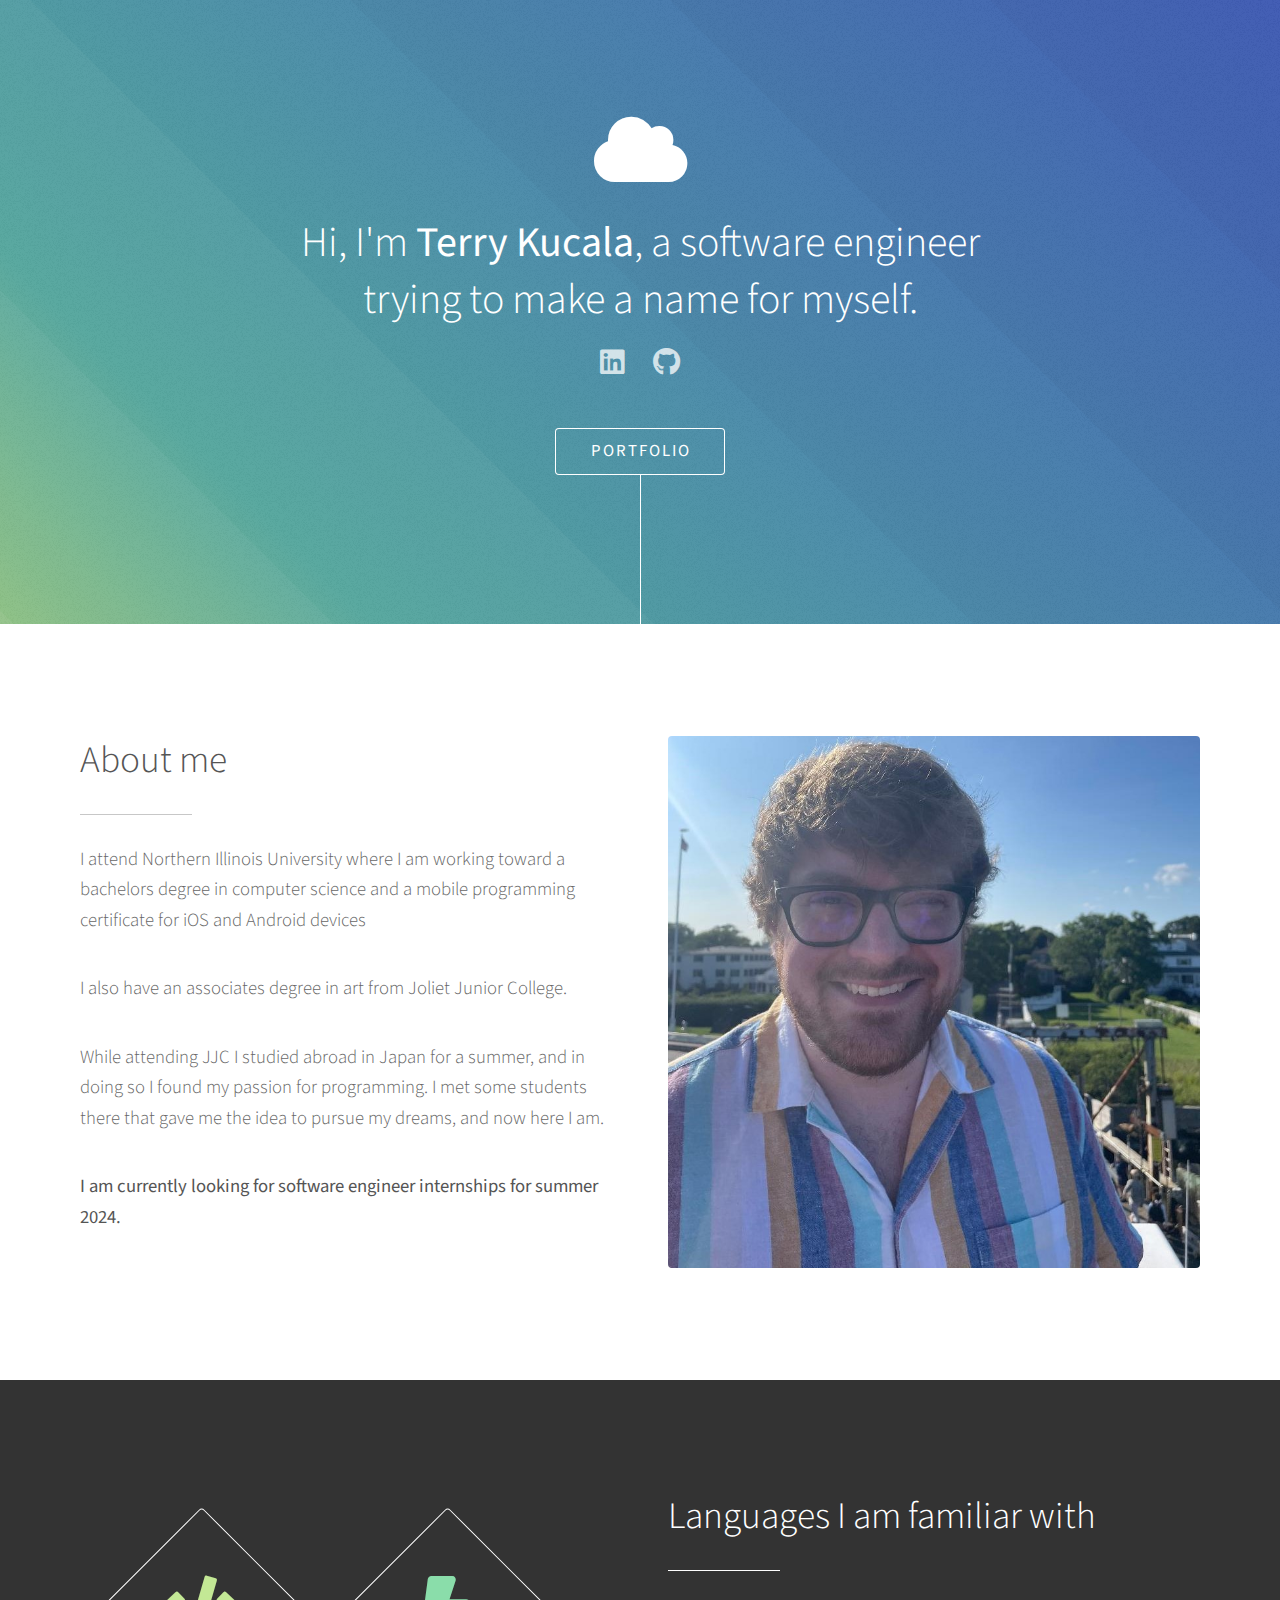
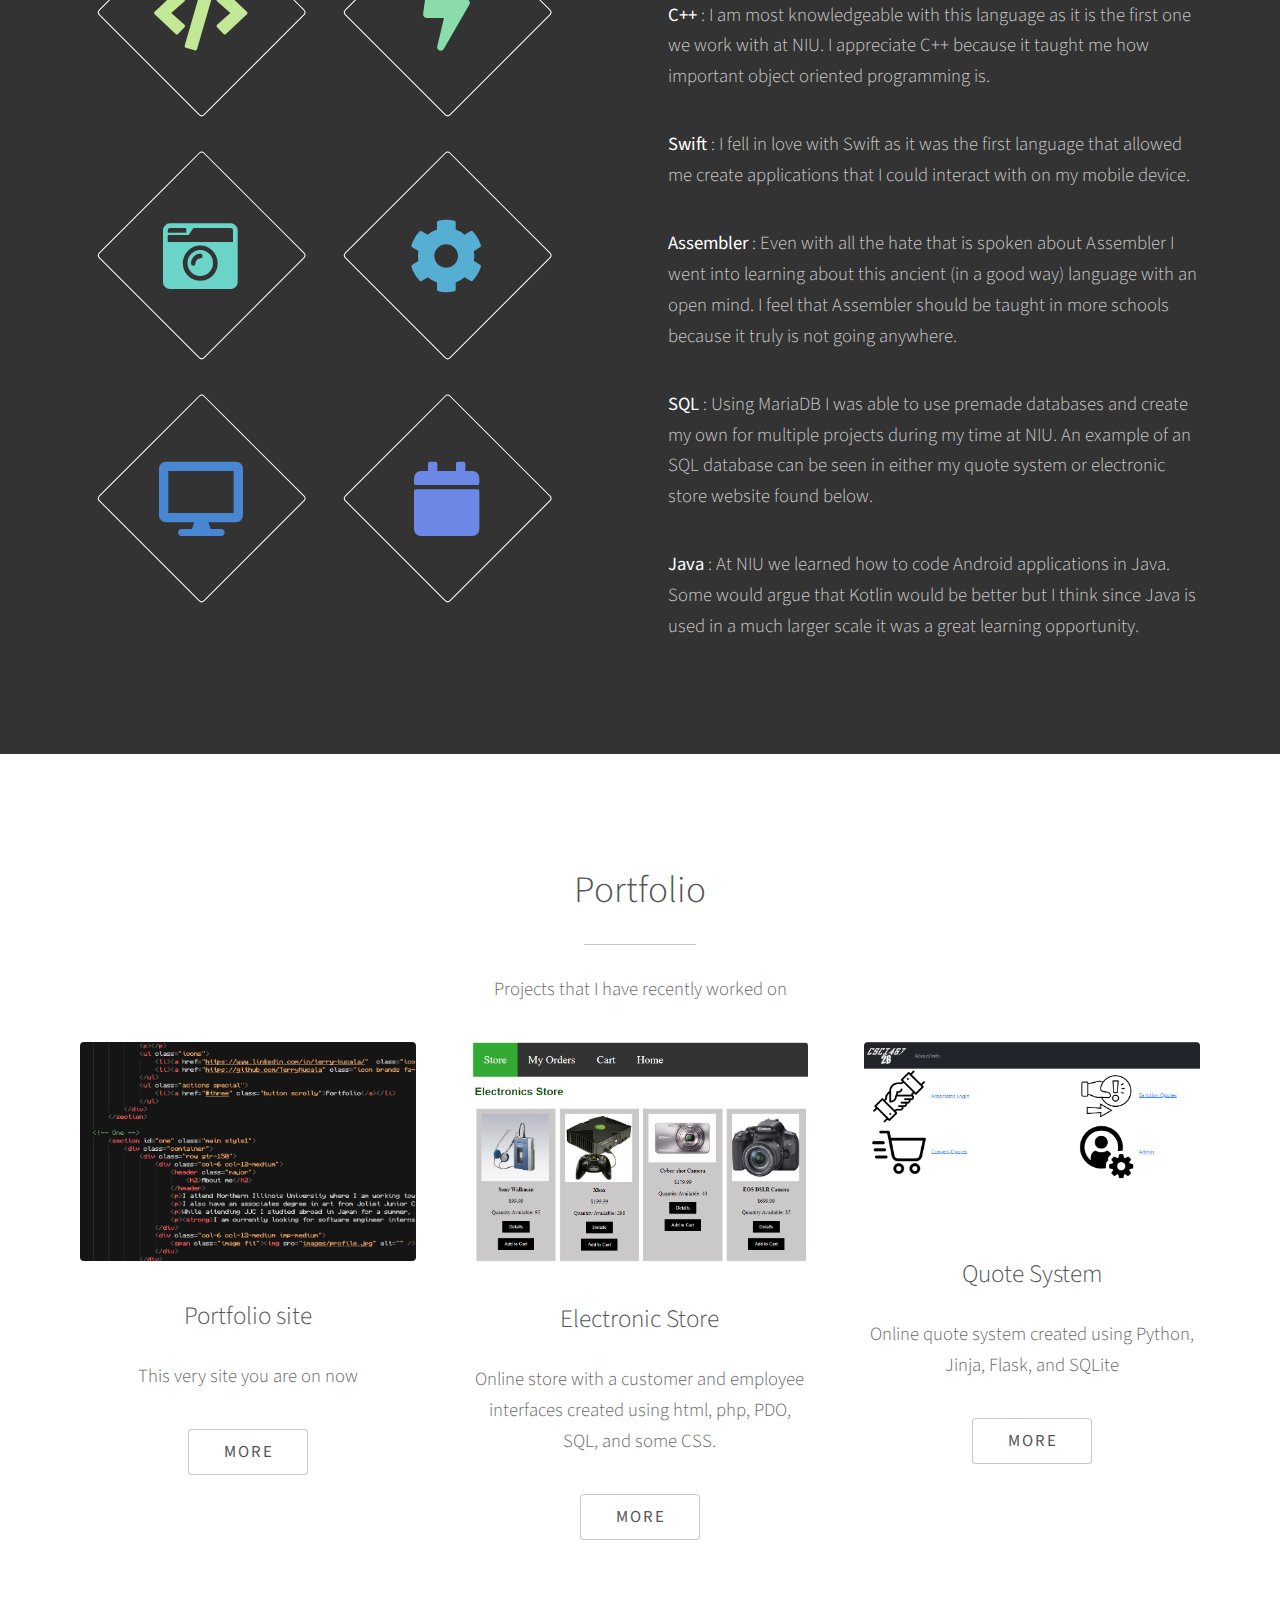
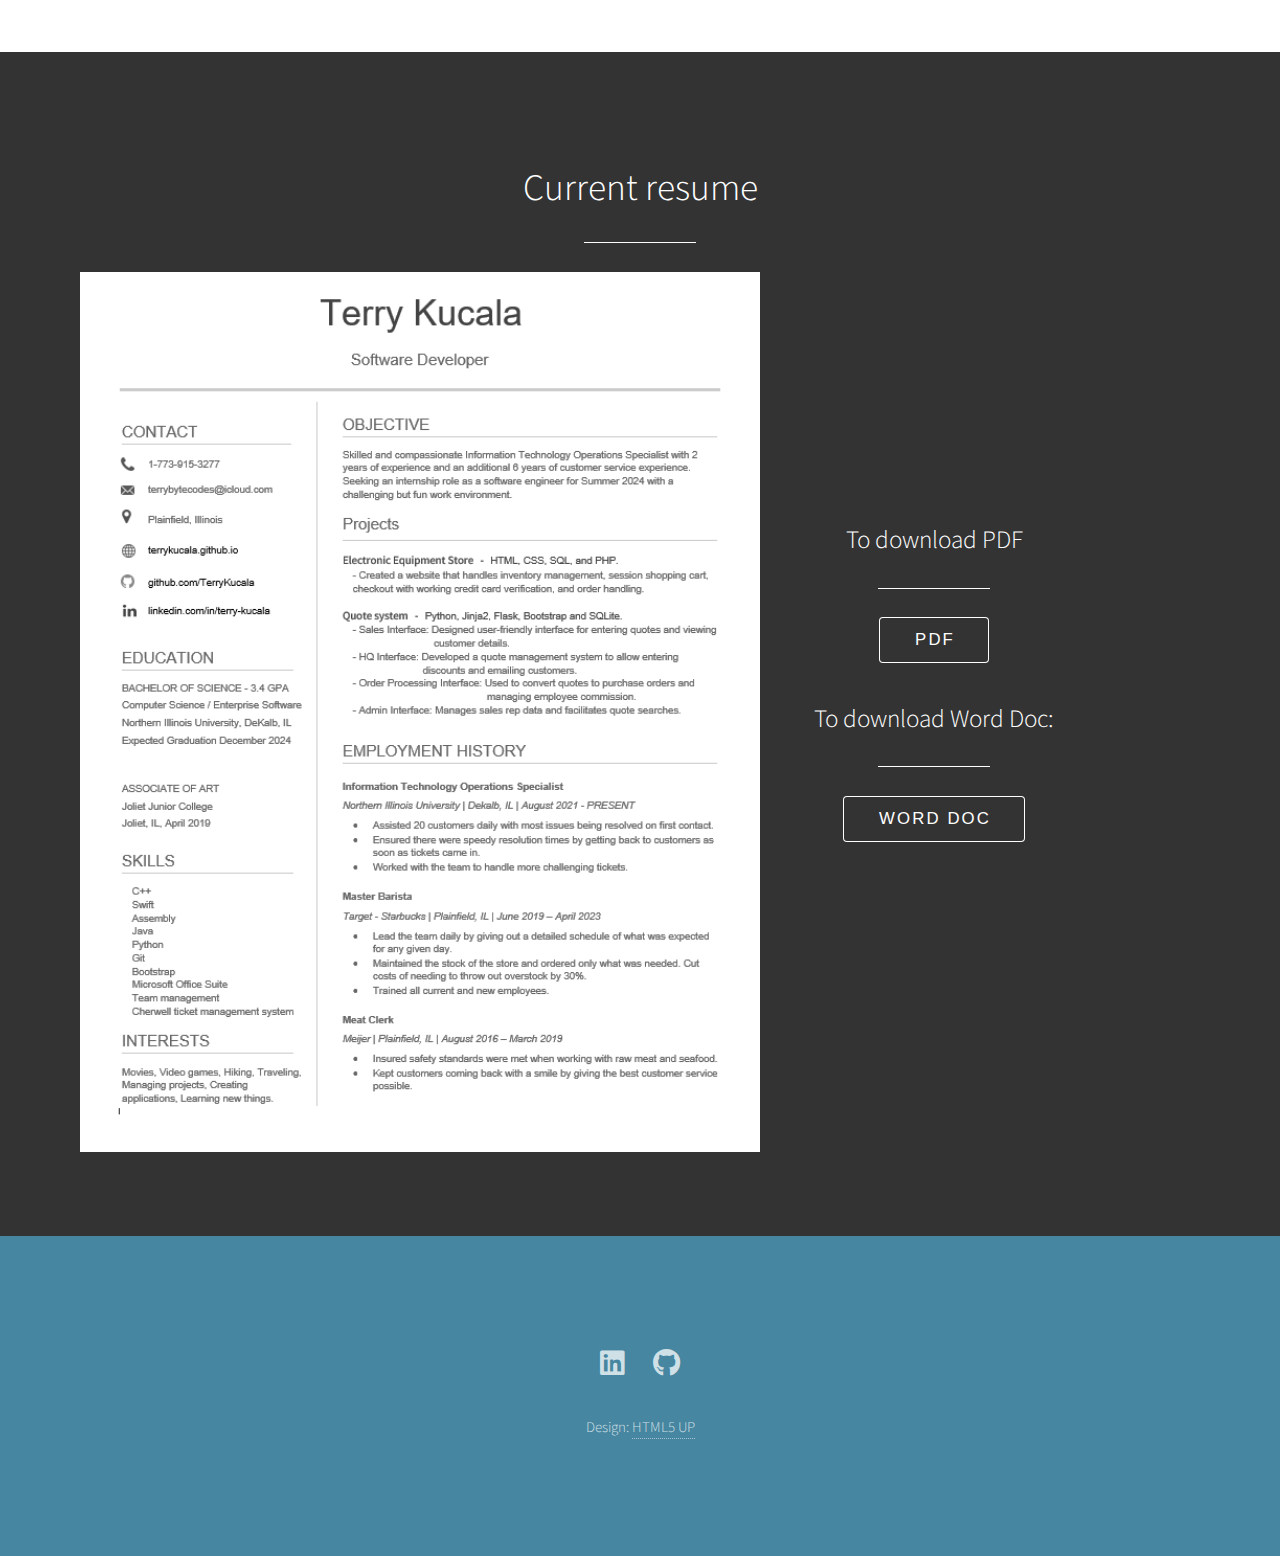
<file: index.html>
<!DOCTYPE HTML>
<!--
	Photon by HTML5 UP
	html5up.net | @ajlkn
	Free for personal and commercial use under the CCA 3.0 license (html5up.net/license)

	Modified and edited by Terry Kucala for a github hosted website.
-->
<html>
	<head>
		<title>Terry Kucala Portfolio</title>
		<meta charset="utf-8" />
		<meta name="viewport" content="width=device-width, initial-scale=1, user-scalable=no" />
		<link rel="stylesheet" href="assets/css/main.css" />
		<noscript><link rel="stylesheet" href="assets/css/noscript.css" /></noscript>
	</head>
	<body class="is-preload">

		<!-- Header -->
			<section id="header">
				<div class="inner">
					<span class="icon solid major fa-cloud"></span>
					<h1>Hi, I'm <strong>Terry Kucala</strong>, a software engineer<br />
					trying to make a name for myself</a>.</h1>
					<p></p>
					<ul class="icons">
						<li><a href="https://www.linkedin.com/in/terry-kucala/"  class="icon brands fa-linkedin"><span class="label">Linkedin</span></a></li>
						<li><a href="https://github.com/TerryKucala" class="icon brands fa-github"><span class="label">Github</span></a></li>
					</ul>
					<ul class="actions special">
						<li><a href="#three" class="button scrolly">Portfolio</a></li>
					</ul>
				</div>
			</section>

		<!-- About me -->
			<section id="one" class="main style1">
				<div class="container">
					<div class="row gtr-150">
						<div class="col-6 col-12-medium">
							<header class="major">
								<h2>About me</h2>
							</header>
							<p>I attend Northern Illinois University where I am working toward a bachelors degree in computer science and a  mobile programming certificate for iOS and Android devices</p>
							<p>I also have an associates degree in art from Joliet Junior College.</p>
							<p>While attending JJC I studied abroad in Japan for a summer, and in doing so I found my passion for programming. I met some students there that gave me the idea to pursue my dreams, and now here I am.</p>
							<p><strong>I am currently looking for software engineer internships for summer 2024.</strong></p>
						</div>
						<div class="col-6 col-12-medium imp-medium">
							<span class="image fit"><img src="images/profile.jpg" alt="" /></span>
						</div>
					</div>
				</div>
			</section>

		<!-- Languages -->
			<section id="two" class="main style2">
				<div class="container">
					<div class="row gtr-150">
						<div class="col-6 col-12-medium">
							<ul class="major-icons">
								<li><span class="icon solid style1 major fa-code"></span></li>
								<li><span class="icon solid style2 major fa-bolt"></span></li>
								<li><span class="icon solid style3 major fa-camera-retro"></span></li>
								<li><span class="icon solid style4 major fa-cog"></span></li>
								<li><span class="icon solid style5 major fa-desktop"></span></li>
								<li><span class="icon solid style6 major fa-calendar"></span></li>
							</ul>
						</div>
						<div class="col-6 col-12-medium">
							<header class="major">
								<h2>Languages I am familiar with</h2>
							</header>
							<p><Strong>C++</Strong> : I am most knowledgeable with this language as it is the first one we work with at NIU. I appreciate C++ because it taught me how important object oriented programming is. </p>
							<p><Strong>Swift</Strong> : I fell in love with Swift as it was the first language that allowed me create applications that I could interact with on my mobile device.</p>
							<p><Strong>Assembler</Strong> : Even with all the hate that is spoken about Assembler I went into learning about this ancient (in a good way) language with an open mind. I feel that Assembler should be taught in more schools because it truly is not going anywhere. </p>
							<p><Strong>SQL</Strong> : Using MariaDB I was able to use premade databases and create my own for multiple projects during my time at NIU. An example of an SQL database can be seen in either my quote system or electronic store website found below.</p>
							<p><Strong>Java</Strong> : At NIU we learned how to code Android applications in Java. Some would argue that Kotlin would be better but I think since Java is used in a much larger scale it was a great learning opportunity. </p>
						</div>
					</div>
				</div>
			</section>

		<!-- Projects -->
			<section id="three" class="main style1 special">
				<div class="container">
					<header class="major">
						<h2>Portfolio</h2>
					</header>
					<p>Projects that I have recently worked on</p>
					<div class="row gtr-150">
						<div class="col-4 col-12-medium">
							<span class="image fit"><img src="images/thisWebsite.jpg" alt="" /></span>
							<h3>Portfolio site</h3>
							<p>This very site you are on now</p>
							<ul class="actions special">
								<li><a href="https://github.com/TerryKucala/TerryKucala.github.io" class="button">More</a></li>
							</ul>
						</div>	
						<div class="col-4 col-12-medium">
							<span class="image fit"><img src="images/store.png" alt="" /></span>
							<h3>Electronic Store</h3>
							<p>Online store with a customer and employee interfaces created using html, php, PDO, SQL, and some CSS.</p>
							<ul class="actions special">
								<li><a href="/Store.html" class="button">More</a></li>
							</ul>
						</div>
						<div class="col-4 col-12-medium">
							<span class="image fit"><img src="images/quote.png" alt="" /></span>
							<h3>Quote System</h3>
							<p>Online quote system created using Python, Jinja, Flask, and SQLite</p>
							<ul class="actions special">
								<li><a href="/Quote.html" class="button">More</a></li>
							</ul>
						</div>
					</div>
				</div>
			</section>

		<!-- Resume -->
		
			<section id="four" class="main style2 special">
				<div class="container">
					<header class="major">
						<h2>Current resume</h2>
					</header>
					<div class="row gtr-150">
						<div class="col-6 col-12-medium">
							<img src="images/Resume.png" width="680" height="880" alt="" /></span>
						</div>
						<div class="col-6 col-12-medium"style="margin-top: 250px;">
							<header class="major">
								<h3>To download PDF</h3>
							</header>
							<button onclick="location.href='pdfs/TerryKucalaResumeS24.pdf';">PDF</button>
							<p></p>
							<header class="major">
								<h3>To download Word Doc:</h3>
							</header>
							<button onclick="location.href='wordDocs/TerryKucalaResumeS24.docx';">Word Doc</button>
						</div>
					</div>	
			<!--		
					<article class="col-6 col-12-xsmall work-item">
						<a href="wordDocs/Resume for website.docx" class="rounded"><img src="images/Resume.jpg" alt="" /></a>
					</article>
			-->		
				</div>
			</section>

		<!-- Five -->
		<!--
			<section id="five" class="main style1">
				<div class="container">
					<header class="major special">
						<h2>Elements</h2>
					</header>

					<section>
						<h4>Text</h4>
						<p>This is <b>bold</b> and this is <strong>strong</strong>. This is <i>italic</i> and this is <em>emphasized</em>.
						This is <sup>superscript</sup> text and this is <sub>subscript</sub> text.
						This is <u>underlined</u> and this is code: <code>for (;;) { ... }</code>. Finally, <a href="#">this is a link</a>.</p>
						<hr />
						<header>
							<h4>Heading with a Subtitle</h4>
							<p>Lorem ipsum dolor sit amet nullam id egestas urna aliquam</p>
						</header>
						<p>Nunc lacinia ante nunc ac lobortis. Interdum adipiscing gravida odio porttitor sem non mi integer non faucibus ornare mi ut ante amet placerat aliquet. Volutpat eu sed ante lacinia sapien lorem accumsan varius montes viverra nibh in adipiscing blandit tempus accumsan.</p>
						<header>
							<h5>Heading with a Subtitle</h5>
							<p>Lorem ipsum dolor sit amet nullam id egestas urna aliquam</p>
						</header>
						<p>Nunc lacinia ante nunc ac lobortis. Interdum adipiscing gravida odio porttitor sem non mi integer non faucibus ornare mi ut ante amet placerat aliquet. Volutpat eu sed ante lacinia sapien lorem accumsan varius montes viverra nibh in adipiscing blandit tempus accumsan.</p>
						<hr />
						<h2>Heading Level 2</h2>
						<h3>Heading Level 3</h3>
						<h4>Heading Level 4</h4>
						<h5>Heading Level 5</h5>
						<h6>Heading Level 6</h6>
						<hr />
						<h5>Blockquote</h5>
						<blockquote>Fringilla nisl. Donec accumsan interdum nisi, quis tincidunt felis sagittis eget tempus euismod. Vestibulum ante ipsum primis in faucibus vestibulum. Blandit adipiscing eu felis iaculis volutpat ac adipiscing accumsan faucibus. Vestibulum ante ipsum primis in faucibus lorem ipsum dolor sit amet nullam adipiscing eu felis.</blockquote>
						<h5>Preformatted</h5>
						<pre><code>i = 0;

while (!deck.isInOrder()) {
print 'Iteration ' + i;
deck.shuffle();
i++;
}

print 'It took ' + i + ' iterations to sort the deck.';</code></pre>
					</section>

					<section>
						<h4>Lists</h4>
						<div class="row">
							<div class="col-6 col-12-medium">
								<h5>Unordered</h5>
								<ul>
									<li>Dolor pulvinar etiam.</li>
									<li>Sagittis adipiscing.</li>
									<li>Felis enim feugiat.</li>
								</ul>
								<h5>Alternate</h5>
								<ul class="alt">
									<li>Dolor pulvinar etiam.</li>
									<li>Sagittis adipiscing.</li>
									<li>Felis enim feugiat.</li>
								</ul>
							</div>
							<div class="col-6 col-12-medium">
								<h5>Ordered</h5>
								<ol>
									<li>Dolor pulvinar etiam.</li>
									<li>Etiam vel felis viverra.</li>
									<li>Felis enim feugiat.</li>
									<li>Dolor pulvinar etiam.</li>
									<li>Etiam vel felis lorem.</li>
									<li>Felis enim et feugiat.</li>
								</ol>
								<h5>Icons</h5>
								<ul class="icons">
									<li><a href="#" class="icon brands fa-twitter"><span class="label">Twitter</span></a></li>
									<li><a href="#" class="icon brands fa-facebook-f"><span class="label">Facebook</span></a></li>
									<li><a href="#" class="icon brands fa-instagram"><span class="label">Instagram</span></a></li>
									<li><a href="#" class="icon brands fa-github"><span class="label">Github</span></a></li>
								</ul>
							</div>
						</div>
						<h5>Actions</h5>
						<div class="row">
							<div class="col-6 col-12-medium">
								<ul class="actions">
									<li><a href="#" class="button primary">Default</a></li>
									<li><a href="#" class="button">Default</a></li>
								</ul>
								<ul class="actions small">
									<li><a href="#" class="button primary small">Small</a></li>
									<li><a href="#" class="button small">Small</a></li>
								</ul>
								<ul class="actions stacked">
									<li><a href="#" class="button primary">Default</a></li>
									<li><a href="#" class="button">Default</a></li>
								</ul>
								<ul class="actions stacked">
									<li><a href="#" class="button primary small">Small</a></li>
									<li><a href="#" class="button small">Small</a></li>
								</ul>
							</div>
							<div class="col-6 col-12-medium">
								<ul class="actions stacked">
									<li><a href="#" class="button primary fit">Default</a></li>
									<li><a href="#" class="button fit">Default</a></li>
								</ul>
								<ul class="actions stacked">
									<li><a href="#" class="button primary small fit">Small</a></li>
									<li><a href="#" class="button small fit">Small</a></li>
								</ul>
							</div>
						</div>
					</section>

					<section>
						<h4>Table</h4>
						<h5>Default</h5>
						<div class="table-wrapper">
							<table>
								<thead>
									<tr>
										<th>Name</th>
										<th>Description</th>
										<th>Price</th>
									</tr>
								</thead>
								<tbody>
									<tr>
										<td>Item One</td>
										<td>Ante turpis integer aliquet porttitor.</td>
										<td>29.99</td>
									</tr>
									<tr>
										<td>Item Two</td>
										<td>Vis ac commodo adipiscing arcu aliquet.</td>
										<td>19.99</td>
									</tr>
									<tr>
										<td>Item Three</td>
										<td> Morbi faucibus arcu accumsan lorem.</td>
										<td>29.99</td>
									</tr>
									<tr>
										<td>Item Four</td>
										<td>Vitae integer tempus condimentum.</td>
										<td>19.99</td>
									</tr>
									<tr>
										<td>Item Five</td>
										<td>Ante turpis integer aliquet porttitor.</td>
										<td>29.99</td>
									</tr>
								</tbody>
								<tfoot>
									<tr>
										<td colspan="2"></td>
										<td>100.00</td>
									</tr>
								</tfoot>
							</table>
						</div>

						<h5>Alternate</h5>
						<div class="table-wrapper">
							<table class="alt">
								<thead>
									<tr>
										<th>Name</th>
										<th>Description</th>
										<th>Price</th>
									</tr>
								</thead>
								<tbody>
									<tr>
										<td>Item One</td>
										<td>Ante turpis integer aliquet porttitor.</td>
										<td>29.99</td>
									</tr>
									<tr>
										<td>Item Two</td>
										<td>Vis ac commodo adipiscing arcu aliquet.</td>
										<td>19.99</td>
									</tr>
									<tr>
										<td>Item Three</td>
										<td> Morbi faucibus arcu accumsan lorem.</td>
										<td>29.99</td>
									</tr>
									<tr>
										<td>Item Four</td>
										<td>Vitae integer tempus condimentum.</td>
										<td>19.99</td>
									</tr>
									<tr>
										<td>Item Five</td>
										<td>Ante turpis integer aliquet porttitor.</td>
										<td>29.99</td>
									</tr>
								</tbody>
								<tfoot>
									<tr>
										<td colspan="2"></td>
										<td>100.00</td>
									</tr>
								</tfoot>
							</table>
						</div>
					</section>

					<section>
						<h4>Buttons</h4>
						<ul class="actions">
							<li><a href="#" class="button primary">Primary</a></li>
							<li><a href="#" class="button">Default</a></li>
						</ul>
						<ul class="actions">
							<li><a href="#" class="button large">Large</a></li>
							<li><a href="#" class="button">Default</a></li>
							<li><a href="#" class="button small">Small</a></li>
						</ul>
						<ul class="actions fit">
							<li><a href="#" class="button fit">Fit</a></li>
							<li><a href="#" class="button primary fit">Fit</a></li>
							<li><a href="#" class="button fit">Fit</a></li>
						</ul>
						<ul class="actions fit small">
							<li><a href="#" class="button primary fit small">Fit + Small</a></li>
							<li><a href="#" class="button fit small">Fit + Small</a></li>
							<li><a href="#" class="button primary fit small">Fit + Small</a></li>
						</ul>
						<ul class="actions">
							<li><a href="#" class="button primary icon solid fa-download">Icon</a></li>
							<li><a href="#" class="button icon solid fa-download">Icon</a></li>
						</ul>
						<ul class="actions">
							<li><span class="button primary disabled">Disabled</span></li>
							<li><span class="button disabled">Disabled</span></li>
						</ul>
					</section>

					<section>
						<h4>Form</h4>
						<form method="post" action="#">
							<div class="row gtr-uniform gtr-50">
								<div class="col-6 col-12-xsmall">
									<input type="text" name="demo-name" id="demo-name" value="" placeholder="Name" />
								</div>
								<div class="col-6 col-12-xsmall">
									<input type="email" name="demo-email" id="demo-email" value="" placeholder="Email" />
								</div>
								<div class="col-12">
									<select name="demo-category" id="demo-category">
										<option value="">- Category -</option>
										<option value="1">Manufacturing</option>
										<option value="1">Shipping</option>
										<option value="1">Administration</option>
										<option value="1">Human Resources</option>
									</select>
								</div>
								<div class="col-4 col-12-small">
									<input type="radio" id="demo-priority-low" name="demo-priority" checked>
									<label for="demo-priority-low">Low</label>
								</div>
								<div class="col-4 col-12-small">
									<input type="radio" id="demo-priority-normal" name="demo-priority">
									<label for="demo-priority-normal">Normal</label>
								</div>
								<div class="col-4 col-12-small">
									<input type="radio" id="demo-priority-high" name="demo-priority">
									<label for="demo-priority-high">High</label>
								</div>
								<div class="col-6 col-12-small">
									<input type="checkbox" id="demo-copy" name="demo-copy">
									<label for="demo-copy">Email me a copy</label>
								</div>
								<div class="col-6 col-12-small">
									<input type="checkbox" id="demo-human" name="demo-human" checked>
									<label for="demo-human">Not a robot</label>
								</div>
								<div class="col-12">
									<textarea name="demo-message" id="demo-message" placeholder="Enter your message" rows="6"></textarea>
								</div>
								<div class="col-12">
									<ul class="actions">
										<li><input type="submit" value="Send Message" class="primary" /></li>
										<li><input type="reset" value="Reset" /></li>
									</ul>
								</div>
							</div>
						</form>
					</section>

					<section>
						<h4>Image</h4>
						<h5>Fit</h5>
						<div class="box alt">
							<div class="row gtr-uniform gtr-50">
								<div class="col-12"><span class="image fit"><img src="images/pic06.jpg" alt="" /></span></div>
								<div class="col-4"><span class="image fit"><img src="images/pic02.jpg" alt="" /></span></div>
								<div class="col-4"><span class="image fit"><img src="images/pic03.jpg" alt="" /></span></div>
								<div class="col-4"><span class="image fit"><img src="images/pic04.jpg" alt="" /></span></div>
								<div class="col-4"><span class="image fit"><img src="images/pic03.jpg" alt="" /></span></div>
								<div class="col-4"><span class="image fit"><img src="images/pic04.jpg" alt="" /></span></div>
								<div class="col-4"><span class="image fit"><img src="images/pic02.jpg" alt="" /></span></div>
								<div class="col-4"><span class="image fit"><img src="images/pic04.jpg" alt="" /></span></div>
								<div class="col-4"><span class="image fit"><img src="images/pic02.jpg" alt="" /></span></div>
								<div class="col-4"><span class="image fit"><img src="images/pic03.jpg" alt="" /></span></div>
							</div>
						</div>
						<h5>Left &amp; Right</h5>
						<p><span class="image left"><img src="images/pic05.jpg" alt="" /></span>Fringilla nisl. Donec accumsan interdum nisi, quis tincidunt felis sagittis eget. tempus euismod. Vestibulum ante ipsum primis in faucibus vestibulum. Blandit adipiscing eu felis iaculis volutpat ac adipiscing accumsan eu faucibus. Integer ac pellentesque praesent tincidunt felis sagittis eget. tempus euismod. Vestibulum ante ipsum primis in faucibus vestibulum. Blandit adipiscing eu felis iaculis volutpat ac adipiscing accumsan eu faucibus. Integer ac pellentesque praesent. Donec accumsan interdum nisi, quis tincidunt felis sagittis eget. tempus euismod. Vestibulum ante ipsum primis in faucibus vestibulum. Blandit adipiscing eu felis iaculis volutpat ac adipiscing accumsan eu faucibus. Integer ac pellentesque praesent tincidunt felis sagittis eget. tempus euismod. Vestibulum ante ipsum primis in faucibus vestibulum. Blandit adipiscing eu felis iaculis volutpat ac adipiscing accumsan eu faucibus. Integer ac pellentesque praesent. Blandit adipiscing eu felis iaculis volutpat ac adipiscing accumsan eu faucibus. Integer ac pellentesque praesent tincidunt felis sagittis eget. tempus euismod. Vestibulum ante ipsum primis in faucibus vestibulum. Blandit adipiscing eu felis iaculis volutpat ac adipiscing accumsan eu faucibus. Integer ac pellentesque praesent.</p>
						<p><span class="image right"><img src="images/pic05.jpg" alt="" /></span>Fringilla nisl. Donec accumsan interdum nisi, quis tincidunt felis sagittis eget. tempus euismod. Vestibulum ante ipsum primis in faucibus vestibulum. Blandit adipiscing eu felis iaculis volutpat ac adipiscing accumsan eu faucibus. Integer ac pellentesque praesent tincidunt felis sagittis eget. tempus euismod. Vestibulum ante ipsum primis in faucibus vestibulum. Blandit adipiscing eu felis iaculis volutpat ac adipiscing accumsan eu faucibus. Integer ac pellentesque praesent. Donec accumsan interdum nisi, quis tincidunt felis sagittis eget. tempus euismod. Vestibulum ante ipsum primis in faucibus vestibulum. Blandit adipiscing eu felis iaculis volutpat ac adipiscing accumsan eu faucibus. Integer ac pellentesque praesent tincidunt felis sagittis eget. tempus euismod. Vestibulum ante ipsum primis in faucibus vestibulum. Blandit adipiscing eu felis iaculis volutpat ac adipiscing accumsan eu faucibus. Integer ac pellentesque praesent. Blandit adipiscing eu felis iaculis volutpat ac adipiscing accumsan eu faucibus. Integer ac pellentesque praesent tincidunt felis sagittis eget. tempus euismod. Vestibulum ante ipsum primis in faucibus vestibulum. Blandit adipiscing eu felis iaculis volutpat ac adipiscing accumsan eu faucibus. Integer ac pellentesque praesent.</p>
					</section>

				</div>
			</section>
		-->

		<!-- Footer -->
			<section id="footer">
				<ul class="icons">
					<li><a href="https://www.linkedin.com/in/terry-kucala/"  class="icon brands fa-linkedin"><span class="label">Linkedin</span></a></li>
					<li><a href="https://github.com/TerryKucala" class="icon brands fa-github"><span class="label">Github</span></a></li>
				</ul>
				<ul class="copyright">
					<li>Design: <a href="http://html5up.net">HTML5 UP</a></li>
				</ul>
			</section>

		<!-- Scripts -->
			<script src="assets/js/jquery.min.js"></script>
			<script src="assets/js/jquery.scrolly.min.js"></script>
			<script src="assets/js/browser.min.js"></script>
			<script src="assets/js/breakpoints.min.js"></script>
			<script src="assets/js/util.js"></script>
			<script src="assets/js/main.js"></script>

	</body>
</html>
</file>
<file: assets/css/noscript.css>
/*
	Photon by HTML5 UP
	html5up.net | @ajlkn
	Free for personal and commercial use under the CCA 3.0 license (html5up.net/license)
*/

/* Header */

	body.is-preload #header .inner {
		-moz-transform: none;
		-webkit-transform: none;
		-ms-transform: none;
		transform: none;
		opacity: 1;
	}

		body.is-preload #header .inner .actions {
			-moz-transform: none;
			-webkit-transform: none;
			-ms-transform: none;
			transform: none;
			opacity: 1;
		}

	body.is-preload #header:after {
		opacity: 0;
	}
</file>
<file: assets/css/main.css>
@import url("fontawesome-all.min.css");
@import url("https://fonts.googleapis.com/css?family=Source+Sans+Pro:300,300italic,400,400italic");

/*
	Photon by HTML5 UP
	html5up.net | @ajlkn
	Free for personal and commercial use under the CCA 3.0 license (html5up.net/license)
*/

html, body, div, span, applet, object,
iframe, h1, h2, h3, h4, h5, h6, p, blockquote,
pre, a, abbr, acronym, address, big, cite,
code, del, dfn, em, img, ins, kbd, q, s, samp,
small, strike, strong, sub, sup, tt, var, b,
u, i, center, dl, dt, dd, ol, ul, li, fieldset,
form, label, legend, table, caption, tbody,
tfoot, thead, tr, th, td, article, aside,
canvas, details, embed, figure, figcaption,
footer, header, hgroup, menu, nav, output, ruby,
section, summary, time, mark, audio, video {
	margin: 0;
	padding: 0;
	border: 0;
	font-size: 100%;
	font: inherit;
	vertical-align: baseline;}

article, aside, details, figcaption, figure,
footer, header, hgroup, menu, nav, section {
	display: block;}

body {
	line-height: 1;
}

ol, ul {
	list-style: none;
}

blockquote, q {
	quotes: none;
}

	blockquote:before, blockquote:after, q:before, q:after {
		content: '';
		content: none;
	}

table {
	border-collapse: collapse;
	border-spacing: 0;
}

body {
	-webkit-text-size-adjust: none;
}

mark {
	background-color: transparent;
	color: inherit;
}

input::-moz-focus-inner {
	border: 0;
	padding: 0;
}

input, select, textarea {
	-moz-appearance: none;
	-webkit-appearance: none;
	-ms-appearance: none;
	appearance: none;
}

/* Basic */

	html {
		box-sizing: border-box;
	}

	*, *:before, *:after {
		box-sizing: inherit;
	}

	body {
		background: #fff;
	}

		body.is-preload *, body.is-preload *:before, body.is-preload *:after {
			-moz-animation: none !important;
			-webkit-animation: none !important;
			-ms-animation: none !important;
			animation: none !important;
			-moz-transition: none !important;
			-webkit-transition: none !important;
			-ms-transition: none !important;
			transition: none !important;
		}

	body, input, select, textarea {
		color: #666;
		font-family: "Source Sans Pro", Helvetica, sans-serif;
		font-size: 16pt;
		font-weight: 300;
		line-height: 1.65em;
	}

	a {
		-moz-transition: color 0.2s ease-in-out, border-color 0.2s ease-in-out;
		-webkit-transition: color 0.2s ease-in-out, border-color 0.2s ease-in-out;
		-ms-transition: color 0.2s ease-in-out, border-color 0.2s ease-in-out;
		transition: color 0.2s ease-in-out, border-color 0.2s ease-in-out;
		border-bottom: dotted 1px #666;
		color: inherit;
		text-decoration: none;
	}

		a:hover {
			border-bottom-color: transparent !important;
			color: #6bd4c8;
		}

	strong, b {
		color: #555;
		font-weight: 400;
	}

	em, i {
		font-style: italic;
	}

	p {
		margin: 0 0 2em 0;
	}

	h1, h2, h3, h4, h5, h6 {
		color: #555;
		line-height: 1em;
		margin: 0 0 1em 0;
	}

		h1 a, h2 a, h3 a, h4 a, h5 a, h6 a {
			color: inherit;
			text-decoration: none;
		}

	h1 {
		font-size: 2.25em;
		line-height: 1.35em;
	}

	h2 {
		font-size: 2em;
		line-height: 1.35em;
	}

	h3 {
		font-size: 1.35em;
		line-height: 1.5em;
	}

	h4 {
		font-size: 1.25em;
		line-height: 1.5em;
	}

	h5 {
		font-size: 0.9em;
		line-height: 1.5em;
	}

	h6 {
		font-size: 0.7em;
		line-height: 1.5em;
	}

	sub {
		font-size: 0.8em;
		position: relative;
		top: 0.5em;
	}

	sup {
		font-size: 0.8em;
		position: relative;
		top: -0.5em;
	}

	hr {
		border: 0;
		border-bottom: solid 1px rgba(144, 144, 144, 0.5);
		margin: 2em 0;
	}

		hr.major {
			margin: 3em 0;
		}

	blockquote {
		border-left: solid 4px rgba(144, 144, 144, 0.5);
		font-style: italic;
		margin: 0 0 2em 0;
		padding: 0.5em 0 0.5em 2em;
	}

	code {
		background: rgba(144, 144, 144, 0.075);
		border-radius: 4px;
		border: solid 1px rgba(144, 144, 144, 0.5);
		font-family: "Courier New", monospace;
		font-size: 0.9em;
		margin: 0 0.25em;
		padding: 0.25em 0.65em;
	}

	pre {
		-webkit-overflow-scrolling: touch;
		font-family: "Courier New", monospace;
		font-size: 0.9em;
		margin: 0 0 2em 0;
	}

		pre code {
			display: block;
			line-height: 1.75em;
			padding: 1em 1.5em;
			overflow-x: auto;
		}

	.align-left {
		text-align: left;
	}

	.align-center {
		text-align: center;
	}

	.align-right {
		text-align: right;
	}

/* Container */

	.container {
		margin: 0 auto;
		max-width: calc(100% - 4em);
		width: 60em;
	}

		.container.xsmall {
			width: 15em;
		}

		.container.small {
			width: 30em;
		}

		.container.medium {
			width: 45em;
		}

		.container.large {
			width: 75em;
		}

		.container.xlarge {
			width: 90em;
		}

		.container.max {
			width: 100%;
		}

		@media screen and (max-width: 980px) {

			.container {
				max-width: 100% !important;
				width: 100% !important;
			}

		}

		@media screen and (max-width: 480px) {

			.container {
				max-width: calc(100% - 3em);
			}

		}

/* Row */

	.row {
		display: flex;
		flex-wrap: wrap;
		box-sizing: border-box;
		align-items: stretch;
	}

		.row > * {
			box-sizing: border-box;
		}

		.row.gtr-uniform > * > :last-child {
			margin-bottom: 0;
		}

		.row.aln-left {
			justify-content: flex-start;
		}

		.row.aln-center {
			justify-content: center;
		}

		.row.aln-right {
			justify-content: flex-end;
		}

		.row.aln-top {
			align-items: flex-start;
		}

		.row.aln-middle {
			align-items: center;
		}

		.row.aln-bottom {
			align-items: flex-end;
		}

		.row > .imp {
			order: -1;
		}

		.row > .col-1 {
			width: 8.33333%;
		}

		.row > .off-1 {
			margin-left: 8.33333%;
		}

		.row > .col-2 {
			width: 16.66667%;
		}

		.row > .off-2 {
			margin-left: 16.66667%;
		}

		.row > .col-3 {
			width: 25%;
		}

		.row > .off-3 {
			margin-left: 25%;
		}

		.row > .col-4 {
			width: 33.33333%;
		}

		.row > .off-4 {
			margin-left: 33.33333%;
		}

		.row > .col-5 {
			width: 41.66667%;
		}

		.row > .off-5 {
			margin-left: 41.66667%;
		}

		.row > .col-6 {
			width: 50%;
		}

		.row > .off-6 {
			margin-left: 50%;
		}

		.row > .col-7 {
			width: 58.33333%;
		}

		.row > .off-7 {
			margin-left: 58.33333%;
		}

		.row > .col-8 {
			width: 66.66667%;
		}

		.row > .off-8 {
			margin-left: 66.66667%;
		}

		.row > .col-9 {
			width: 75%;
		}

		.row > .off-9 {
			margin-left: 75%;
		}

		.row > .col-10 {
			width: 83.33333%;
		}

		.row > .off-10 {
			margin-left: 83.33333%;
		}

		.row > .col-11 {
			width: 91.66667%;
		}

		.row > .off-11 {
			margin-left: 91.66667%;
		}

		.row > .col-12 {
			width: 100%;
		}

		.row > .off-12 {
			margin-left: 100%;
		}

		.row.gtr-0 {
			margin-top: 0;
			margin-left: 0em;
		}

			.row.gtr-0 > * {
				padding: 0 0 0 0em;
			}

			.row.gtr-0.gtr-uniform {
				margin-top: 0em;
			}

				.row.gtr-0.gtr-uniform > * {
					padding-top: 0em;
				}

		.row.gtr-25 {
			margin-top: 0;
			margin-left: -0.5em;
		}

			.row.gtr-25 > * {
				padding: 0 0 0 0.5em;
			}

			.row.gtr-25.gtr-uniform {
				margin-top: -0.5em;
			}

				.row.gtr-25.gtr-uniform > * {
					padding-top: 0.5em;
				}

		.row.gtr-50 {
			margin-top: 0;
			margin-left: -1em;
		}

			.row.gtr-50 > * {
				padding: 0 0 0 1em;
			}

			.row.gtr-50.gtr-uniform {
				margin-top: -1em;
			}

				.row.gtr-50.gtr-uniform > * {
					padding-top: 1em;
				}

		.row {
			margin-top: 0;
			margin-left: -2em;
		}

			.row > * {
				padding: 0 0 0 2em;
			}

			.row.gtr-uniform {
				margin-top: -2em;
			}

				.row.gtr-uniform > * {
					padding-top: 2em;
				}

		.row.gtr-150 {
			margin-top: 0;
			margin-left: -3em;
		}

			.row.gtr-150 > * {
				padding: 0 0 0 3em;
			}

			.row.gtr-150.gtr-uniform {
				margin-top: -3em;
			}

				.row.gtr-150.gtr-uniform > * {
					padding-top: 3em;
				}

		.row.gtr-200 {
			margin-top: 0;
			margin-left: -4em;
		}

			.row.gtr-200 > * {
				padding: 0 0 0 4em;
			}

			.row.gtr-200.gtr-uniform {
				margin-top: -4em;
			}

				.row.gtr-200.gtr-uniform > * {
					padding-top: 4em;
				}

		@media screen and (max-width: 1680px) {

			.row {
				display: flex;
				flex-wrap: wrap;
				box-sizing: border-box;
				align-items: stretch;
			}

				.row > * {
					box-sizing: border-box;
				}

				.row.gtr-uniform > * > :last-child {
					margin-bottom: 0;
				}

				.row.aln-left {
					justify-content: flex-start;
				}

				.row.aln-center {
					justify-content: center;
				}

				.row.aln-right {
					justify-content: flex-end;
				}

				.row.aln-top {
					align-items: flex-start;
				}

				.row.aln-middle {
					align-items: center;
				}

				.row.aln-bottom {
					align-items: flex-end;
				}

				.row > .imp-xlarge {
					order: -1;
				}

				.row > .col-1-xlarge {
					width: 8.33333%;
				}

				.row > .off-1-xlarge {
					margin-left: 8.33333%;
				}

				.row > .col-2-xlarge {
					width: 16.66667%;
				}

				.row > .off-2-xlarge {
					margin-left: 16.66667%;
				}

				.row > .col-3-xlarge {
					width: 25%;
				}

				.row > .off-3-xlarge {
					margin-left: 25%;
				}

				.row > .col-4-xlarge {
					width: 33.33333%;
				}

				.row > .off-4-xlarge {
					margin-left: 33.33333%;
				}

				.row > .col-5-xlarge {
					width: 41.66667%;
				}

				.row > .off-5-xlarge {
					margin-left: 41.66667%;
				}

				.row > .col-6-xlarge {
					width: 50%;
				}

				.row > .off-6-xlarge {
					margin-left: 50%;
				}

				.row > .col-7-xlarge {
					width: 58.33333%;
				}

				.row > .off-7-xlarge {
					margin-left: 58.33333%;
				}

				.row > .col-8-xlarge {
					width: 66.66667%;
				}

				.row > .off-8-xlarge {
					margin-left: 66.66667%;
				}

				.row > .col-9-xlarge {
					width: 75%;
				}

				.row > .off-9-xlarge {
					margin-left: 75%;
				}

				.row > .col-10-xlarge {
					width: 83.33333%;
				}

				.row > .off-10-xlarge {
					margin-left: 83.33333%;
				}

				.row > .col-11-xlarge {
					width: 91.66667%;
				}

				.row > .off-11-xlarge {
					margin-left: 91.66667%;
				}

				.row > .col-12-xlarge {
					width: 100%;
				}

				.row > .off-12-xlarge {
					margin-left: 100%;
				}

				.row.gtr-0 {
					margin-top: 0;
					margin-left: 0em;
				}

					.row.gtr-0 > * {
						padding: 0 0 0 0em;
					}

					.row.gtr-0.gtr-uniform {
						margin-top: 0em;
					}

						.row.gtr-0.gtr-uniform > * {
							padding-top: 0em;
						}

				.row.gtr-25 {
					margin-top: 0;
					margin-left: -0.5em;
				}

					.row.gtr-25 > * {
						padding: 0 0 0 0.5em;
					}

					.row.gtr-25.gtr-uniform {
						margin-top: -0.5em;
					}

						.row.gtr-25.gtr-uniform > * {
							padding-top: 0.5em;
						}

				.row.gtr-50 {
					margin-top: 0;
					margin-left: -1em;
				}

					.row.gtr-50 > * {
						padding: 0 0 0 1em;
					}

					.row.gtr-50.gtr-uniform {
						margin-top: -1em;
					}

						.row.gtr-50.gtr-uniform > * {
							padding-top: 1em;
						}

				.row {
					margin-top: 0;
					margin-left: -2em;
				}

					.row > * {
						padding: 0 0 0 2em;
					}

					.row.gtr-uniform {
						margin-top: -2em;
					}

						.row.gtr-uniform > * {
							padding-top: 2em;
						}

				.row.gtr-150 {
					margin-top: 0;
					margin-left: -3em;
				}

					.row.gtr-150 > * {
						padding: 0 0 0 3em;
					}

					.row.gtr-150.gtr-uniform {
						margin-top: -3em;
					}

						.row.gtr-150.gtr-uniform > * {
							padding-top: 3em;
						}

				.row.gtr-200 {
					margin-top: 0;
					margin-left: -4em;
				}

					.row.gtr-200 > * {
						padding: 0 0 0 4em;
					}

					.row.gtr-200.gtr-uniform {
						margin-top: -4em;
					}

						.row.gtr-200.gtr-uniform > * {
							padding-top: 4em;
						}

		}

		@media screen and (max-width: 1140px) {

			.row {
				display: flex;
				flex-wrap: wrap;
				box-sizing: border-box;
				align-items: stretch;
			}

				.row > * {
					box-sizing: border-box;
				}

				.row.gtr-uniform > * > :last-child {
					margin-bottom: 0;
				}

				.row.aln-left {
					justify-content: flex-start;
				}

				.row.aln-center {
					justify-content: center;
				}

				.row.aln-right {
					justify-content: flex-end;
				}

				.row.aln-top {
					align-items: flex-start;
				}

				.row.aln-middle {
					align-items: center;
				}

				.row.aln-bottom {
					align-items: flex-end;
				}

				.row > .imp-large {
					order: -1;
				}

				.row > .col-1-large {
					width: 8.33333%;
				}

				.row > .off-1-large {
					margin-left: 8.33333%;
				}

				.row > .col-2-large {
					width: 16.66667%;
				}

				.row > .off-2-large {
					margin-left: 16.66667%;
				}

				.row > .col-3-large {
					width: 25%;
				}

				.row > .off-3-large {
					margin-left: 25%;
				}

				.row > .col-4-large {
					width: 33.33333%;
				}

				.row > .off-4-large {
					margin-left: 33.33333%;
				}

				.row > .col-5-large {
					width: 41.66667%;
				}

				.row > .off-5-large {
					margin-left: 41.66667%;
				}

				.row > .col-6-large {
					width: 50%;
				}

				.row > .off-6-large {
					margin-left: 50%;
				}

				.row > .col-7-large {
					width: 58.33333%;
				}

				.row > .off-7-large {
					margin-left: 58.33333%;
				}

				.row > .col-8-large {
					width: 66.66667%;
				}

				.row > .off-8-large {
					margin-left: 66.66667%;
				}

				.row > .col-9-large {
					width: 75%;
				}

				.row > .off-9-large {
					margin-left: 75%;
				}

				.row > .col-10-large {
					width: 83.33333%;
				}

				.row > .off-10-large {
					margin-left: 83.33333%;
				}

				.row > .col-11-large {
					width: 91.66667%;
				}

				.row > .off-11-large {
					margin-left: 91.66667%;
				}

				.row > .col-12-large {
					width: 100%;
				}

				.row > .off-12-large {
					margin-left: 100%;
				}

				.row.gtr-0 {
					margin-top: 0;
					margin-left: 0em;
				}

					.row.gtr-0 > * {
						padding: 0 0 0 0em;
					}

					.row.gtr-0.gtr-uniform {
						margin-top: 0em;
					}

						.row.gtr-0.gtr-uniform > * {
							padding-top: 0em;
						}

				.row.gtr-25 {
					margin-top: 0;
					margin-left: -0.5em;
				}

					.row.gtr-25 > * {
						padding: 0 0 0 0.5em;
					}

					.row.gtr-25.gtr-uniform {
						margin-top: -0.5em;
					}

						.row.gtr-25.gtr-uniform > * {
							padding-top: 0.5em;
						}

				.row.gtr-50 {
					margin-top: 0;
					margin-left: -1em;
				}

					.row.gtr-50 > * {
						padding: 0 0 0 1em;
					}

					.row.gtr-50.gtr-uniform {
						margin-top: -1em;
					}

						.row.gtr-50.gtr-uniform > * {
							padding-top: 1em;
						}

				.row {
					margin-top: 0;
					margin-left: -2em;
				}

					.row > * {
						padding: 0 0 0 2em;
					}

					.row.gtr-uniform {
						margin-top: -2em;
					}

						.row.gtr-uniform > * {
							padding-top: 2em;
						}

				.row.gtr-150 {
					margin-top: 0;
					margin-left: -3em;
				}

					.row.gtr-150 > * {
						padding: 0 0 0 3em;
					}

					.row.gtr-150.gtr-uniform {
						margin-top: -3em;
					}

						.row.gtr-150.gtr-uniform > * {
							padding-top: 3em;
						}

				.row.gtr-200 {
					margin-top: 0;
					margin-left: -4em;
				}

					.row.gtr-200 > * {
						padding: 0 0 0 4em;
					}

					.row.gtr-200.gtr-uniform {
						margin-top: -4em;
					}

						.row.gtr-200.gtr-uniform > * {
							padding-top: 4em;
						}

		}

		@media screen and (max-width: 980px) {

			.row {
				display: flex;
				flex-wrap: wrap;
				box-sizing: border-box;
				align-items: stretch;
			}

				.row > * {
					box-sizing: border-box;
				}

				.row.gtr-uniform > * > :last-child {
					margin-bottom: 0;
				}

				.row.aln-left {
					justify-content: flex-start;
				}

				.row.aln-center {
					justify-content: center;
				}

				.row.aln-right {
					justify-content: flex-end;
				}

				.row.aln-top {
					align-items: flex-start;
				}

				.row.aln-middle {
					align-items: center;
				}

				.row.aln-bottom {
					align-items: flex-end;
				}

				.row > .imp-medium {
					order: -1;
				}

				.row > .col-1-medium {
					width: 8.33333%;
				}

				.row > .off-1-medium {
					margin-left: 8.33333%;
				}

				.row > .col-2-medium {
					width: 16.66667%;
				}

				.row > .off-2-medium {
					margin-left: 16.66667%;
				}

				.row > .col-3-medium {
					width: 25%;
				}

				.row > .off-3-medium {
					margin-left: 25%;
				}

				.row > .col-4-medium {
					width: 33.33333%;
				}

				.row > .off-4-medium {
					margin-left: 33.33333%;
				}

				.row > .col-5-medium {
					width: 41.66667%;
				}

				.row > .off-5-medium {
					margin-left: 41.66667%;
				}

				.row > .col-6-medium {
					width: 50%;
				}

				.row > .off-6-medium {
					margin-left: 50%;
				}

				.row > .col-7-medium {
					width: 58.33333%;
				}

				.row > .off-7-medium {
					margin-left: 58.33333%;
				}

				.row > .col-8-medium {
					width: 66.66667%;
				}

				.row > .off-8-medium {
					margin-left: 66.66667%;
				}

				.row > .col-9-medium {
					width: 75%;
				}

				.row > .off-9-medium {
					margin-left: 75%;
				}

				.row > .col-10-medium {
					width: 83.33333%;
				}

				.row > .off-10-medium {
					margin-left: 83.33333%;
				}

				.row > .col-11-medium {
					width: 91.66667%;
				}

				.row > .off-11-medium {
					margin-left: 91.66667%;
				}

				.row > .col-12-medium {
					width: 100%;
				}

				.row > .off-12-medium {
					margin-left: 100%;
				}

				.row.gtr-0 {
					margin-top: 0;
					margin-left: 0em;
				}

					.row.gtr-0 > * {
						padding: 0 0 0 0em;
					}

					.row.gtr-0.gtr-uniform {
						margin-top: 0em;
					}

						.row.gtr-0.gtr-uniform > * {
							padding-top: 0em;
						}

				.row.gtr-25 {
					margin-top: 0;
					margin-left: -0.5em;
				}

					.row.gtr-25 > * {
						padding: 0 0 0 0.5em;
					}

					.row.gtr-25.gtr-uniform {
						margin-top: -0.5em;
					}

						.row.gtr-25.gtr-uniform > * {
							padding-top: 0.5em;
						}

				.row.gtr-50 {
					margin-top: 0;
					margin-left: -1em;
				}

					.row.gtr-50 > * {
						padding: 0 0 0 1em;
					}

					.row.gtr-50.gtr-uniform {
						margin-top: -1em;
					}

						.row.gtr-50.gtr-uniform > * {
							padding-top: 1em;
						}

				.row {
					margin-top: 0;
					margin-left: -2em;
				}

					.row > * {
						padding: 0 0 0 2em;
					}

					.row.gtr-uniform {
						margin-top: -2em;
					}

						.row.gtr-uniform > * {
							padding-top: 2em;
						}

				.row.gtr-150 {
					margin-top: 0;
					margin-left: -3em;
				}

					.row.gtr-150 > * {
						padding: 0 0 0 3em;
					}

					.row.gtr-150.gtr-uniform {
						margin-top: -3em;
					}

						.row.gtr-150.gtr-uniform > * {
							padding-top: 3em;
						}

				.row.gtr-200 {
					margin-top: 0;
					margin-left: -4em;
				}

					.row.gtr-200 > * {
						padding: 0 0 0 4em;
					}

					.row.gtr-200.gtr-uniform {
						margin-top: -4em;
					}

						.row.gtr-200.gtr-uniform > * {
							padding-top: 4em;
						}

		}

		@media screen and (max-width: 736px) {

			.row {
				display: flex;
				flex-wrap: wrap;
				box-sizing: border-box;
				align-items: stretch;
			}

				.row > * {
					box-sizing: border-box;
				}

				.row.gtr-uniform > * > :last-child {
					margin-bottom: 0;
				}

				.row.aln-left {
					justify-content: flex-start;
				}

				.row.aln-center {
					justify-content: center;
				}

				.row.aln-right {
					justify-content: flex-end;
				}

				.row.aln-top {
					align-items: flex-start;
				}

				.row.aln-middle {
					align-items: center;
				}

				.row.aln-bottom {
					align-items: flex-end;
				}

				.row > .imp-small {
					order: -1;
				}

				.row > .col-1-small {
					width: 8.33333%;
				}

				.row > .off-1-small {
					margin-left: 8.33333%;
				}

				.row > .col-2-small {
					width: 16.66667%;
				}

				.row > .off-2-small {
					margin-left: 16.66667%;
				}

				.row > .col-3-small {
					width: 25%;
				}

				.row > .off-3-small {
					margin-left: 25%;
				}

				.row > .col-4-small {
					width: 33.33333%;
				}

				.row > .off-4-small {
					margin-left: 33.33333%;
				}

				.row > .col-5-small {
					width: 41.66667%;
				}

				.row > .off-5-small {
					margin-left: 41.66667%;
				}

				.row > .col-6-small {
					width: 50%;
				}

				.row > .off-6-small {
					margin-left: 50%;
				}

				.row > .col-7-small {
					width: 58.33333%;
				}

				.row > .off-7-small {
					margin-left: 58.33333%;
				}

				.row > .col-8-small {
					width: 66.66667%;
				}

				.row > .off-8-small {
					margin-left: 66.66667%;
				}

				.row > .col-9-small {
					width: 75%;
				}

				.row > .off-9-small {
					margin-left: 75%;
				}

				.row > .col-10-small {
					width: 83.33333%;
				}

				.row > .off-10-small {
					margin-left: 83.33333%;
				}

				.row > .col-11-small {
					width: 91.66667%;
				}

				.row > .off-11-small {
					margin-left: 91.66667%;
				}

				.row > .col-12-small {
					width: 100%;
				}

				.row > .off-12-small {
					margin-left: 100%;
				}

				.row.gtr-0 {
					margin-top: 0;
					margin-left: 0em;
				}

					.row.gtr-0 > * {
						padding: 0 0 0 0em;
					}

					.row.gtr-0.gtr-uniform {
						margin-top: 0em;
					}

						.row.gtr-0.gtr-uniform > * {
							padding-top: 0em;
						}

				.row.gtr-25 {
					margin-top: 0;
					margin-left: -0.5em;
				}

					.row.gtr-25 > * {
						padding: 0 0 0 0.5em;
					}

					.row.gtr-25.gtr-uniform {
						margin-top: -0.5em;
					}

						.row.gtr-25.gtr-uniform > * {
							padding-top: 0.5em;
						}

				.row.gtr-50 {
					margin-top: 0;
					margin-left: -1em;
				}

					.row.gtr-50 > * {
						padding: 0 0 0 1em;
					}

					.row.gtr-50.gtr-uniform {
						margin-top: -1em;
					}

						.row.gtr-50.gtr-uniform > * {
							padding-top: 1em;
						}

				.row {
					margin-top: 0;
					margin-left: -2em;
				}

					.row > * {
						padding: 0 0 0 2em;
					}

					.row.gtr-uniform {
						margin-top: -2em;
					}

						.row.gtr-uniform > * {
							padding-top: 2em;
						}

				.row.gtr-150 {
					margin-top: 0;
					margin-left: -3em;
				}

					.row.gtr-150 > * {
						padding: 0 0 0 3em;
					}

					.row.gtr-150.gtr-uniform {
						margin-top: -3em;
					}

						.row.gtr-150.gtr-uniform > * {
							padding-top: 3em;
						}

				.row.gtr-200 {
					margin-top: 0;
					margin-left: -4em;
				}

					.row.gtr-200 > * {
						padding: 0 0 0 4em;
					}

					.row.gtr-200.gtr-uniform {
						margin-top: -4em;
					}

						.row.gtr-200.gtr-uniform > * {
							padding-top: 4em;
						}

		}

		@media screen and (max-width: 480px) {

			.row {
				display: flex;
				flex-wrap: wrap;
				box-sizing: border-box;
				align-items: stretch;
			}

				.row > * {
					box-sizing: border-box;
				}

				.row.gtr-uniform > * > :last-child {
					margin-bottom: 0;
				}

				.row.aln-left {
					justify-content: flex-start;
				}

				.row.aln-center {
					justify-content: center;
				}

				.row.aln-right {
					justify-content: flex-end;
				}

				.row.aln-top {
					align-items: flex-start;
				}

				.row.aln-middle {
					align-items: center;
				}

				.row.aln-bottom {
					align-items: flex-end;
				}

				.row > .imp-xsmall {
					order: -1;
				}

				.row > .col-1-xsmall {
					width: 8.33333%;
				}

				.row > .off-1-xsmall {
					margin-left: 8.33333%;
				}

				.row > .col-2-xsmall {
					width: 16.66667%;
				}

				.row > .off-2-xsmall {
					margin-left: 16.66667%;
				}

				.row > .col-3-xsmall {
					width: 25%;
				}

				.row > .off-3-xsmall {
					margin-left: 25%;
				}

				.row > .col-4-xsmall {
					width: 33.33333%;
				}

				.row > .off-4-xsmall {
					margin-left: 33.33333%;
				}

				.row > .col-5-xsmall {
					width: 41.66667%;
				}

				.row > .off-5-xsmall {
					margin-left: 41.66667%;
				}

				.row > .col-6-xsmall {
					width: 50%;
				}

				.row > .off-6-xsmall {
					margin-left: 50%;
				}

				.row > .col-7-xsmall {
					width: 58.33333%;
				}

				.row > .off-7-xsmall {
					margin-left: 58.33333%;
				}

				.row > .col-8-xsmall {
					width: 66.66667%;
				}

				.row > .off-8-xsmall {
					margin-left: 66.66667%;
				}

				.row > .col-9-xsmall {
					width: 75%;
				}

				.row > .off-9-xsmall {
					margin-left: 75%;
				}

				.row > .col-10-xsmall {
					width: 83.33333%;
				}

				.row > .off-10-xsmall {
					margin-left: 83.33333%;
				}

				.row > .col-11-xsmall {
					width: 91.66667%;
				}

				.row > .off-11-xsmall {
					margin-left: 91.66667%;
				}

				.row > .col-12-xsmall {
					width: 100%;
				}

				.row > .off-12-xsmall {
					margin-left: 100%;
				}

				.row.gtr-0 {
					margin-top: 0;
					margin-left: 0em;
				}

					.row.gtr-0 > * {
						padding: 0 0 0 0em;
					}

					.row.gtr-0.gtr-uniform {
						margin-top: 0em;
					}

						.row.gtr-0.gtr-uniform > * {
							padding-top: 0em;
						}

				.row.gtr-25 {
					margin-top: 0;
					margin-left: -0.5em;
				}

					.row.gtr-25 > * {
						padding: 0 0 0 0.5em;
					}

					.row.gtr-25.gtr-uniform {
						margin-top: -0.5em;
					}

						.row.gtr-25.gtr-uniform > * {
							padding-top: 0.5em;
						}

				.row.gtr-50 {
					margin-top: 0;
					margin-left: -1em;
				}

					.row.gtr-50 > * {
						padding: 0 0 0 1em;
					}

					.row.gtr-50.gtr-uniform {
						margin-top: -1em;
					}

						.row.gtr-50.gtr-uniform > * {
							padding-top: 1em;
						}

				.row {
					margin-top: 0;
					margin-left: -2em;
				}

					.row > * {
						padding: 0 0 0 2em;
					}

					.row.gtr-uniform {
						margin-top: -2em;
					}

						.row.gtr-uniform > * {
							padding-top: 2em;
						}

				.row.gtr-150 {
					margin-top: 0;
					margin-left: -3em;
				}

					.row.gtr-150 > * {
						padding: 0 0 0 3em;
					}

					.row.gtr-150.gtr-uniform {
						margin-top: -3em;
					}

						.row.gtr-150.gtr-uniform > * {
							padding-top: 3em;
						}

				.row.gtr-200 {
					margin-top: 0;
					margin-left: -4em;
				}

					.row.gtr-200 > * {
						padding: 0 0 0 4em;
					}

					.row.gtr-200.gtr-uniform {
						margin-top: -4em;
					}

						.row.gtr-200.gtr-uniform > * {
							padding-top: 4em;
						}

		}

		@media screen and (max-width: 320px) {

			.row {
				display: flex;
				flex-wrap: wrap;
				box-sizing: border-box;
				align-items: stretch;
			}

				.row > * {
					box-sizing: border-box;
				}

				.row.gtr-uniform > * > :last-child {
					margin-bottom: 0;
				}

				.row.aln-left {
					justify-content: flex-start;
				}

				.row.aln-center {
					justify-content: center;
				}

				.row.aln-right {
					justify-content: flex-end;
				}

				.row.aln-top {
					align-items: flex-start;
				}

				.row.aln-middle {
					align-items: center;
				}

				.row.aln-bottom {
					align-items: flex-end;
				}

				.row > .imp-xxsmall {
					order: -1;
				}

				.row > .col-1-xxsmall {
					width: 8.33333%;
				}

				.row > .off-1-xxsmall {
					margin-left: 8.33333%;
				}

				.row > .col-2-xxsmall {
					width: 16.66667%;
				}

				.row > .off-2-xxsmall {
					margin-left: 16.66667%;
				}

				.row > .col-3-xxsmall {
					width: 25%;
				}

				.row > .off-3-xxsmall {
					margin-left: 25%;
				}

				.row > .col-4-xxsmall {
					width: 33.33333%;
				}

				.row > .off-4-xxsmall {
					margin-left: 33.33333%;
				}

				.row > .col-5-xxsmall {
					width: 41.66667%;
				}

				.row > .off-5-xxsmall {
					margin-left: 41.66667%;
				}

				.row > .col-6-xxsmall {
					width: 50%;
				}

				.row > .off-6-xxsmall {
					margin-left: 50%;
				}

				.row > .col-7-xxsmall {
					width: 58.33333%;
				}

				.row > .off-7-xxsmall {
					margin-left: 58.33333%;
				}

				.row > .col-8-xxsmall {
					width: 66.66667%;
				}

				.row > .off-8-xxsmall {
					margin-left: 66.66667%;
				}

				.row > .col-9-xxsmall {
					width: 75%;
				}

				.row > .off-9-xxsmall {
					margin-left: 75%;
				}

				.row > .col-10-xxsmall {
					width: 83.33333%;
				}

				.row > .off-10-xxsmall {
					margin-left: 83.33333%;
				}

				.row > .col-11-xxsmall {
					width: 91.66667%;
				}

				.row > .off-11-xxsmall {
					margin-left: 91.66667%;
				}

				.row > .col-12-xxsmall {
					width: 100%;
				}

				.row > .off-12-xxsmall {
					margin-left: 100%;
				}

				.row.gtr-0 {
					margin-top: 0;
					margin-left: 0em;
				}

					.row.gtr-0 > * {
						padding: 0 0 0 0em;
					}

					.row.gtr-0.gtr-uniform {
						margin-top: 0em;
					}

						.row.gtr-0.gtr-uniform > * {
							padding-top: 0em;
						}

				.row.gtr-25 {
					margin-top: 0;
					margin-left: -0.5em;
				}

					.row.gtr-25 > * {
						padding: 0 0 0 0.5em;
					}

					.row.gtr-25.gtr-uniform {
						margin-top: -0.5em;
					}

						.row.gtr-25.gtr-uniform > * {
							padding-top: 0.5em;
						}

				.row.gtr-50 {
					margin-top: 0;
					margin-left: -1em;
				}

					.row.gtr-50 > * {
						padding: 0 0 0 1em;
					}

					.row.gtr-50.gtr-uniform {
						margin-top: -1em;
					}

						.row.gtr-50.gtr-uniform > * {
							padding-top: 1em;
						}

				.row {
					margin-top: 0;
					margin-left: -2em;
				}

					.row > * {
						padding: 0 0 0 2em;
					}

					.row.gtr-uniform {
						margin-top: -2em;
					}

						.row.gtr-uniform > * {
							padding-top: 2em;
						}

				.row.gtr-150 {
					margin-top: 0;
					margin-left: -3em;
				}

					.row.gtr-150 > * {
						padding: 0 0 0 3em;
					}

					.row.gtr-150.gtr-uniform {
						margin-top: -3em;
					}

						.row.gtr-150.gtr-uniform > * {
							padding-top: 3em;
						}

				.row.gtr-200 {
					margin-top: 0;
					margin-left: -4em;
				}

					.row.gtr-200 > * {
						padding: 0 0 0 4em;
					}

					.row.gtr-200.gtr-uniform {
						margin-top: -4em;
					}

						.row.gtr-200.gtr-uniform > * {
							padding-top: 4em;
						}

		}

/* Section/Article */

	section.special, article.special {
		text-align: center;
	}

	header p {
		color: #999;
		margin: 0 0 1.5em 0;
		position: relative;
	}

	header h2 + p {
		font-size: 1.25em;
		line-height: 1.5em;
		margin-top: -1em;
	}

	header h3 + p {
		font-size: 1.1em;
		line-height: 1.5em;
		margin-top: -0.8em;
	}

	header h4 + p,
	header h5 + p,
	header h6 + p {
		font-size: 0.9em;
		line-height: 1.5em;
		margin-top: -0.6em;
	}

	header.major {
		margin: 0 0 1em 0;
	}

		header.major:after {
			background: rgba(144, 144, 144, 0.5);
			content: '';
			display: inline-block;
			height: 1px;
			margin-top: 1.5em;
			width: 6em;
		}

		header.major h2, header.major h3, header.major h4, header.major h5, header.major h6 {
			margin: 0;
		}

		header.major p {
			margin: 0.7em 0 0 0;
		}

	header.special {
		text-align: center;
	}

/* Form */

	form {
		margin: 0 0 2em 0;
	}

	label {
		color: #555;
		display: block;
		font-size: 0.9em;
		font-weight: 400;
		margin: 0 0 1em 0;
	}

	input[type="text"],
	input[type="password"],
	input[type="email"],
	select,
	textarea {
		-moz-appearance: none;
		-webkit-appearance: none;
		-ms-appearance: none;
		appearance: none;
		background: rgba(144, 144, 144, 0.075);
		border-radius: 4px;
		border: none;
		border: solid 1px rgba(144, 144, 144, 0.5);
		color: inherit;
		display: block;
		outline: 0;
		padding: 0 1em;
		text-decoration: none;
		width: 100%;
	}

		input[type="text"]:invalid,
		input[type="password"]:invalid,
		input[type="email"]:invalid,
		select:invalid,
		textarea:invalid {
			box-shadow: none;
		}

		input[type="text"]:focus,
		input[type="password"]:focus,
		input[type="email"]:focus,
		select:focus,
		textarea:focus {
			border-color: #6bd4c8;
		}

	select {
		background-image: url("data:image/svg+xml;charset=utf8,%3Csvg xmlns='http://www.w3.org/2000/svg' width='40' height='40' preserveAspectRatio='none' viewBox='0 0 40 40'%3E%3Cpath d='M9.4,12.3l10.4,10.4l10.4-10.4c0.2-0.2,0.5-0.4,0.9-0.4c0.3,0,0.6,0.1,0.9,0.4l3.3,3.3c0.2,0.2,0.4,0.5,0.4,0.9 c0,0.4-0.1,0.6-0.4,0.9L20.7,31.9c-0.2,0.2-0.5,0.4-0.9,0.4c-0.3,0-0.6-0.1-0.9-0.4L4.3,17.3c-0.2-0.2-0.4-0.5-0.4-0.9 c0-0.4,0.1-0.6,0.4-0.9l3.3-3.3c0.2-0.2,0.5-0.4,0.9-0.4S9.1,12.1,9.4,12.3z' fill='rgba(144, 144, 144, 0.5)' /%3E%3C/svg%3E");
		background-size: 1.25rem;
		background-repeat: no-repeat;
		background-position: calc(100% - 1rem) center;
		height: 2.75em;
		padding-right: 2.75em;
		text-overflow: ellipsis;
	}

		select option {
			color: #555;
			background: #fff;
		}

		select:focus::-ms-value {
			background-color: transparent;
		}

		select::-ms-expand {
			display: none;
		}

	input[type="text"],
	input[type="password"],
	input[type="email"],
	select {
		height: 2.75em;
	}

	textarea {
		padding: 0.75em 1em;
	}

	input[type="checkbox"],
	input[type="radio"] {
		-moz-appearance: none;
		-webkit-appearance: none;
		-ms-appearance: none;
		appearance: none;
		display: block;
		float: left;
		margin-right: -2em;
		opacity: 0;
		width: 1em;
		z-index: -1;
	}

		input[type="checkbox"] + label,
		input[type="radio"] + label {
			text-decoration: none;
			color: #666;
			cursor: pointer;
			display: inline-block;
			font-size: 1em;
			font-weight: 300;
			padding-left: 2.4em;
			padding-right: 0.75em;
			position: relative;
		}

			input[type="checkbox"] + label:before,
			input[type="radio"] + label:before {
				-moz-osx-font-smoothing: grayscale;
				-webkit-font-smoothing: antialiased;
				display: inline-block;
				font-style: normal;
				font-variant: normal;
				text-rendering: auto;
				line-height: 1;
				text-transform: none !important;
				font-family: 'Font Awesome 5 Free';
				font-weight: 900;
			}

			input[type="checkbox"] + label:before,
			input[type="radio"] + label:before {
				background: rgba(144, 144, 144, 0.075);
				border-radius: 4px;
				border: solid 1px rgba(144, 144, 144, 0.5);
				content: '';
				display: inline-block;
				font-size: 0.8em;
				height: 2.0625em;
				left: 0;
				line-height: 2.0625em;
				position: absolute;
				text-align: center;
				top: 0;
				width: 2.0625em;
			}

		input[type="checkbox"]:checked + label:before,
		input[type="radio"]:checked + label:before {
			background: #666666;
			border-color: #666666;
			color: #ffffff;
			content: '\f00c';
		}

		input[type="checkbox"]:focus + label:before,
		input[type="radio"]:focus + label:before {
			border-color: #6bd4c8;
		}

	input[type="checkbox"] + label:before {
		border-radius: 4px;
	}

	input[type="radio"] + label:before {
		border-radius: 100%;
	}

	::-webkit-input-placeholder {
		color: #999 !important;
		opacity: 1.0;
	}

	:-moz-placeholder {
		color: #999 !important;
		opacity: 1.0;
	}

	::-moz-placeholder {
		color: #999 !important;
		opacity: 1.0;
	}

	:-ms-input-placeholder {
		color: #999 !important;
		opacity: 1.0;
	}

/* Box */

	.box {
		border-radius: 4px;
		border: solid 1px rgba(144, 144, 144, 0.5);
		margin-bottom: 2em;
		padding: 1.5em;
	}

		.box > :last-child,
		.box > :last-child > :last-child,
		.box > :last-child > :last-child > :last-child {
			margin-bottom: 0;
		}

		.box.alt {
			border: 0;
			border-radius: 0;
			padding: 0;
		}

/* Icon */

	.icon {
		text-decoration: none;
		border-bottom: none;
		position: relative;
	}

		.icon:before {
			-moz-osx-font-smoothing: grayscale;
			-webkit-font-smoothing: antialiased;
			display: inline-block;
			font-style: normal;
			font-variant: normal;
			text-rendering: auto;
			line-height: 1;
			text-transform: none !important;
			font-family: 'Font Awesome 5 Free';
			font-weight: 400;
		}

		.icon > .label {
			display: none;
		}

		.icon:before {
			line-height: inherit;
		}

		.icon.solid:before {
			font-weight: 900 !important;
		}

		.icon.brands:before {
			font-family: 'Font Awesome 5 Brands';
		}

		.icon.style1:before {
			color: #c3e895;
		}

		.icon.style2:before {
			color: #8addaa;
		}

		.icon.style3:before {
			color: #6bd4c8;
		}

		.icon.style4:before {
			color: #57aed3;
		}

		.icon.style5:before {
			color: #4a87d3;
		}

		.icon.style6:before {
			color: #6b88e6;
		}

		.icon.major {
			text-decoration: none;
			color: #555;
			cursor: default;
			display: inline-block;
			margin: 0 0 1.5em 0;
		}

			.icon.major:before {
				-moz-osx-font-smoothing: grayscale;
				-webkit-font-smoothing: antialiased;
				display: inline-block;
				font-style: normal;
				font-variant: normal;
				text-rendering: auto;
				line-height: 1;
				text-transform: none !important;
				font-family: 'Font Awesome 5 Free';
				font-weight: 400;
			}

			.icon.major:before {
				font-size: 4em;
				line-height: 1em;
			}

/* Image */

	.image {
		border-radius: 4px;
		border: 0;
		display: inline-block;
		position: relative;
	}

		.image img {
			border-radius: 4px;
			display: block;
		}

		.image.left {
			float: left;
			padding: 0 1.5em 1em 0;
			top: 0.25em;
		}

		.image.right {
			float: right;
			padding: 0 0 1em 1.5em;
			top: 0.25em;
		}

		.image.left, .image.right {
			max-width: 40%;
		}

			.image.left img, .image.right img {
				width: 100%;
			}

		.image.fit {
			display: block;
			margin: 0 0 2em 0;
			width: 100%;
		}

			.image.fit img {
				width: 100%;
			}

/* List */

	ol {
		list-style: decimal;
		margin: 0 0 2em 0;
		padding-left: 1.25em;
	}

		ol li {
			padding-left: 0.25em;
		}

	ul {
		list-style: disc;
		margin: 0 0 2em 0;
		padding-left: 1em;
	}

		ul li {
			padding-left: 0.5em;
		}

		ul.alt {
			list-style: none;
			padding-left: 0;
		}

			ul.alt li {
				border-top: solid 1px rgba(144, 144, 144, 0.5);
				padding: 0.5em 0;
			}

				ul.alt li:first-child {
					border-top: 0;
					padding-top: 0;
				}

	dl {
		margin: 0 0 2em 0;
	}

/* Actions */

	ul.actions {
		display: -moz-flex;
		display: -webkit-flex;
		display: -ms-flex;
		display: flex;
		cursor: default;
		list-style: none;
		margin-left: -1em;
		padding-left: 0;
	}

		ul.actions li {
			padding: 0 0 0 1em;
			vertical-align: middle;
		}

		ul.actions.special {
			-moz-justify-content: center;
			-webkit-justify-content: center;
			-ms-justify-content: center;
			justify-content: center;
			width: 100%;
			margin-left: 0;
		}

			ul.actions.special li:first-child {
				padding-left: 0;
			}

		ul.actions.stacked {
			-moz-flex-direction: column;
			-webkit-flex-direction: column;
			-ms-flex-direction: column;
			flex-direction: column;
			margin-left: 0;
		}

			ul.actions.stacked li {
				padding: 1.3em 0 0 0;
			}

				ul.actions.stacked li:first-child {
					padding-top: 0;
				}

		ul.actions.fit {
			width: calc(100% + 1em);
		}

			ul.actions.fit li {
				-moz-flex-grow: 1;
				-webkit-flex-grow: 1;
				-ms-flex-grow: 1;
				flex-grow: 1;
				-moz-flex-shrink: 1;
				-webkit-flex-shrink: 1;
				-ms-flex-shrink: 1;
				flex-shrink: 1;
				width: 100%;
			}

				ul.actions.fit li > * {
					width: 100%;
				}

			ul.actions.fit.stacked {
				width: 100%;
			}

		@media screen and (max-width: 480px) {

			ul.actions:not(.fixed) {
				-moz-flex-direction: column;
				-webkit-flex-direction: column;
				-ms-flex-direction: column;
				flex-direction: column;
				margin-left: 0;
				width: 100% !important;
			}

				ul.actions:not(.fixed) li {
					-moz-flex-grow: 1;
					-webkit-flex-grow: 1;
					-ms-flex-grow: 1;
					flex-grow: 1;
					-moz-flex-shrink: 1;
					-webkit-flex-shrink: 1;
					-ms-flex-shrink: 1;
					flex-shrink: 1;
					padding: 1em 0 0 0;
					text-align: center;
					width: 100%;
				}

					ul.actions:not(.fixed) li > * {
						width: 100%;
					}

					ul.actions:not(.fixed) li:first-child {
						padding-top: 0;
					}

					ul.actions:not(.fixed) li input[type="submit"],
					ul.actions:not(.fixed) li input[type="reset"],
					ul.actions:not(.fixed) li input[type="button"],
					ul.actions:not(.fixed) li button,
					ul.actions:not(.fixed) li .button {
						width: 100%;
					}

						ul.actions:not(.fixed) li input[type="submit"].icon:before,
						ul.actions:not(.fixed) li input[type="reset"].icon:before,
						ul.actions:not(.fixed) li input[type="button"].icon:before,
						ul.actions:not(.fixed) li button.icon:before,
						ul.actions:not(.fixed) li .button.icon:before {
							margin-left: -0.5em;
						}

		}

/* Icons */

	ul.icons {
		cursor: default;
		list-style: none;
		padding-left: 0;
	}

		ul.icons li {
			display: inline-block;
			padding: 0 1.25em 0 0;
		}

			ul.icons li:last-child {
				padding-right: 0;
			}

			ul.icons li .icon:before {
				font-size: 1.5em;
			}

/* Major Icons */

	ul.major-icons {
		list-style: none;
		padding-left: 0;
	}

		ul.major-icons li {
			display: inline-block;
			padding: 2.5em;
			text-align: center;
		}

			ul.major-icons li .icon {
				-moz-transform: rotate(45deg);
				-webkit-transform: rotate(45deg);
				-ms-transform: rotate(45deg);
				transform: rotate(45deg);
				border-radius: 4px;
				border: solid 1px rgba(144, 144, 144, 0.5);
				display: inline-block;
				height: 8em;
				line-height: 8em;
				margin: 0;
				text-align: center;
				width: 8em;
			}

				ul.major-icons li .icon:before {
					-moz-transform: rotate(-45deg);
					-webkit-transform: rotate(-45deg);
					-ms-transform: rotate(-45deg);
					transform: rotate(-45deg);
					display: inline-block;
					line-height: inherit;
				}

/* Table */

	.table-wrapper {
		-webkit-overflow-scrolling: touch;
		overflow-x: auto;
	}

	table {
		margin: 0 0 2em 0;
		width: 100%;
	}

		table tbody tr {
			border-left: 0;
			border-right: 0;
		}

			table tbody tr:nth-child(2n + 1) {
				background-color: rgba(144, 144, 144, 0.075);
			}

		table td {
			padding: 0.75em 0.75em;
		}

		table th {
			color: #555;
			font-size: 0.9em;
			font-weight: 400;
			padding: 0 0.75em 0.75em 0.75em;
			text-align: left;
		}

		table thead {
			border-bottom: solid 1px rgba(144, 144, 144, 0.5);
		}

		table tfoot {
			border-top: solid 1px rgba(144, 144, 144, 0.5);
		}

		table.alt {
			border-collapse: separate;
		}

			table.alt tbody tr td {
				border: solid 1px rgba(144, 144, 144, 0.5);
				border-left-width: 0;
				border-top-width: 0;
			}

				table.alt tbody tr td:first-child {
					border-left-width: 1px;
				}

			table.alt tbody tr:first-child td {
				border-top-width: 1px;
			}

			table.alt thead {
				border-bottom: 0;
			}

			table.alt tfoot {
				border-top: 0;
			}

/* Button */

	input[type="submit"],
	input[type="reset"],
	input[type="button"],
	button,
	.button {
		-moz-appearance: none;
		-webkit-appearance: none;
		-ms-appearance: none;
		appearance: none;
		-moz-transition: background-color 0.2s ease-in-out, color 0.2s ease-in-out;
		-webkit-transition: background-color 0.2s ease-in-out, color 0.2s ease-in-out;
		-ms-transition: background-color 0.2s ease-in-out, color 0.2s ease-in-out;
		transition: background-color 0.2s ease-in-out, color 0.2s ease-in-out;
		background-color: transparent;
		border-radius: 4px;
		border: 0;
		box-shadow: inset 0 0 0 1px rgba(144, 144, 144, 0.5);
		color: #555 !important;
		cursor: pointer;
		display: inline-block;
		font-size: 0.9em;
		font-weight: 400;
		height: 2.75em;
		letter-spacing: 0.125em;
		line-height: 2.75em;
		padding: 0 2em;
		text-align: center;
		text-decoration: none;
		text-indent: 0.125em;
		text-transform: uppercase;
		white-space: nowrap;
	}

		input[type="submit"]:hover,
		input[type="reset"]:hover,
		input[type="button"]:hover,
		button:hover,
		.button:hover {
			background-color: rgba(144, 144, 144, 0.075);
		}

		input[type="submit"]:active,
		input[type="reset"]:active,
		input[type="button"]:active,
		button:active,
		.button:active {
			background-color: rgba(144, 144, 144, 0.2);
		}

		input[type="submit"].icon:before,
		input[type="reset"].icon:before,
		input[type="button"].icon:before,
		button.icon:before,
		.button.icon:before {
			margin-right: 0.5em;
		}

		input[type="submit"].fit,
		input[type="reset"].fit,
		input[type="button"].fit,
		button.fit,
		.button.fit {
			width: 100%;
		}

		input[type="submit"].small,
		input[type="reset"].small,
		input[type="button"].small,
		button.small,
		.button.small {
			font-size: 0.7em;
		}

		input[type="submit"].large,
		input[type="reset"].large,
		input[type="button"].large,
		button.large,
		.button.large {
			font-size: 1.25em;
		}

		input[type="submit"].wide,
		input[type="reset"].wide,
		input[type="button"].wide,
		button.wide,
		.button.wide {
			min-width: 12em;
		}

		input[type="submit"].primary,
		input[type="reset"].primary,
		input[type="button"].primary,
		button.primary,
		.button.primary {
			background-color: #555;
			box-shadow: none !important;
			color: #fff !important;
		}

			input[type="submit"].primary:hover,
			input[type="reset"].primary:hover,
			input[type="button"].primary:hover,
			button.primary:hover,
			.button.primary:hover {
				background-color: #626262;
			}

			input[type="submit"].primary:active,
			input[type="reset"].primary:active,
			input[type="button"].primary:active,
			button.primary:active,
			.button.primary:active {
				background-color: #484848;
			}

		input[type="submit"].disabled, input[type="submit"]:disabled,
		input[type="reset"].disabled,
		input[type="reset"]:disabled,
		input[type="button"].disabled,
		input[type="button"]:disabled,
		button.disabled,
		button:disabled,
		.button.disabled,
		.button:disabled {
			cursor: default;
			opacity: 0.25;
		}

/* Main */

	.main {
		padding: 6em 0 4em 0 ;
	}

		.main.style1 {
			background: #fff;
		}

		.main.style2 {
			background-color: #333;
			color: rgba(255, 255, 255, 0.75);
			background-attachment: fixed,							fixed;
			background-image: url("images/overlay1.png"), url("../../images/header.jpg");
			background-size: auto,							cover;
		}

			.main.style2 a {
				border-bottom-color: rgba(255, 255, 255, 0.5);
			}

				.main.style2 a:hover {
					color: #ffffff;
				}

			.main.style2 h1, .main.style2 h2, .main.style2 h3, .main.style2 h4, .main.style2 h5, .main.style2 h6, .main.style2 strong, .main.style2 b {
				color: #ffffff;
			}

			.main.style2 header p {
				color: #ffffff;
			}

			.main.style2 header.major:after {
				background: #ffffff;
			}

			.main.style2 input[type="submit"],
			.main.style2 input[type="reset"],
			.main.style2 input[type="button"],
			.main.style2 button,
			.main.style2 .button {
				box-shadow: inset 0 0 0 1px #ffffff;
				color: #ffffff !important;
			}

				.main.style2 input[type="submit"]:hover,
				.main.style2 input[type="reset"]:hover,
				.main.style2 input[type="button"]:hover,
				.main.style2 button:hover,
				.main.style2 .button:hover {
					background-color: rgba(255, 255, 255, 0.125);
				}

				.main.style2 input[type="submit"]:active,
				.main.style2 input[type="reset"]:active,
				.main.style2 input[type="button"]:active,
				.main.style2 button:active,
				.main.style2 .button:active {
					background-color: rgba(255, 255, 255, 0.25);
				}

				.main.style2 input[type="submit"].primary,
				.main.style2 input[type="reset"].primary,
				.main.style2 input[type="button"].primary,
				.main.style2 button.primary,
				.main.style2 .button.primary {
					background-color: #ffffff;
					box-shadow: inset 0 0 0 1px #ffffff !important;
					color: #333 !important;
				}

					.main.style2 input[type="submit"].primary:hover,
					.main.style2 input[type="reset"].primary:hover,
					.main.style2 input[type="button"].primary:hover,
					.main.style2 button.primary:hover,
					.main.style2 .button.primary:hover {
						background-color: rgba(255, 255, 255, 0.125) !important;
						color: #ffffff !important;
					}

					.main.style2 input[type="submit"].primary:active,
					.main.style2 input[type="reset"].primary:active,
					.main.style2 input[type="button"].primary:active,
					.main.style2 button.primary:active,
					.main.style2 .button.primary:active {
						background-color: rgba(255, 255, 255, 0.25) !important;
					}

			.main.style2 ul.major-icons li .icon {
				border-color: #ffffff;
			}

			.main.style2 .icon.major {
				color: #ffffff;
			}

/* Header */

	#header {
		padding: 9em 0 9em 0 ;
		background-color: #4686a0;
		color: rgba(255, 255, 255, 0.75);
		background-attachment: fixed,							fixed,							fixed;
		background-image: url("images/overlay2.png"), url("images/overlay3.svg"), linear-gradient(45deg, #9dc66b 5%, #4fa49a 30%, #4361c2);
		background-position: top left,						center center,					center center;
		background-size: auto,							cover,							cover;
		overflow: hidden;
		position: relative;
		text-align: center;
	}

		#header a {
			border-bottom-color: rgba(255, 255, 255, 0.5);
		}

			#header a:hover {
				color: #ffffff;
			}

		#header h1, #header h2, #header h3, #header h4, #header h5, #header h6, #header strong, #header b {
			color: #ffffff;
		}

		#header header p {
			color: #ffffff;
		}

		#header header.major:after {
			background: #ffffff;
		}

		#header input[type="submit"],
		#header input[type="reset"],
		#header input[type="button"],
		#header button,
		#header .button {
			box-shadow: inset 0 0 0 1px #ffffff;
			color: #ffffff !important;
		}

			#header input[type="submit"]:hover,
			#header input[type="reset"]:hover,
			#header input[type="button"]:hover,
			#header button:hover,
			#header .button:hover {
				background-color: rgba(255, 255, 255, 0.125);
			}

			#header input[type="submit"]:active,
			#header input[type="reset"]:active,
			#header input[type="button"]:active,
			#header button:active,
			#header .button:active {
				background-color: rgba(255, 255, 255, 0.25);
			}

			#header input[type="submit"].primary,
			#header input[type="reset"].primary,
			#header input[type="button"].primary,
			#header button.primary,
			#header .button.primary {
				background-color: #ffffff;
				box-shadow: inset 0 0 0 1px #ffffff !important;
				color: #4686a0 !important;
			}

				#header input[type="submit"].primary:hover,
				#header input[type="reset"].primary:hover,
				#header input[type="button"].primary:hover,
				#header button.primary:hover,
				#header .button.primary:hover {
					background-color: rgba(255, 255, 255, 0.125) !important;
					color: #ffffff !important;
				}

				#header input[type="submit"].primary:active,
				#header input[type="reset"].primary:active,
				#header input[type="button"].primary:active,
				#header button.primary:active,
				#header .button.primary:active {
					background-color: rgba(255, 255, 255, 0.25) !important;
				}

		#header ul.major-icons li .icon {
			border-color: #ffffff;
		}

		#header .icon.major {
			color: #ffffff;
		}

		#header h1 {
			margin: 0;
		}

		#header p {
			margin: 1em 0 0 0;
		}

		#header .actions {
			-moz-justify-content: center;
			-webkit-justify-content: center;
			-ms-justify-content: center;
			justify-content: center;
			margin-top: 2.5em;
			margin-left: 0;
			position: relative;
		}

			#header .actions li:first-child {
				padding-left: 0;
			}

			#header .actions:after {
				background: #ffffff;
				content: '';
				height: 100vh;
				left: 50%;
				position: absolute;
				top: 100%;
				width: 1px;
			}

		#header .inner {
			-moz-transition: -moz-transform 1.5s ease, opacity 2s ease;
			-webkit-transition: -webkit-transform 1.5s ease, opacity 2s ease;
			-ms-transition: -ms-transform 1.5s ease, opacity 2s ease;
			transition: transform 1.5s ease, opacity 2s ease;
			-moz-transition-delay: 0.25s;
			-webkit-transition-delay: 0.25s;
			-ms-transition-delay: 0.25s;
			transition-delay: 0.25s;
			-moz-transform: scale(1);
			-webkit-transform: scale(1);
			-ms-transform: scale(1);
			transform: scale(1);
			opacity: 1;
			position: relative;
			z-index: 1;
		}

			#header .inner .actions {
				-moz-transition: -moz-transform 1.25s ease;
				-webkit-transition: -webkit-transform 1.25s ease;
				-ms-transition: -ms-transform 1.25s ease;
				transition: transform 1.25s ease;
				-moz-transition-delay: 1s;
				-webkit-transition-delay: 1s;
				-ms-transition-delay: 1s;
				transition-delay: 1s;
				-moz-transform: translateY(0);
				-webkit-transform: translateY(0);
				-ms-transform: translateY(0);
				transform: translateY(0);
				opacity: 1;
			}

		#header:after {
			-moz-transition: opacity 1s ease;
			-webkit-transition: opacity 1s ease;
			-ms-transition: opacity 1s ease;
			transition: opacity 1s ease;
			background-image: linear-gradient(45deg, #4fa49a, #4361c2);
			content: '';
			height: 100%;
			left: 0;
			opacity: 0;
			position: absolute;
			top: 0;
			width: 100%;
		}

	body.is-preload #header .inner {
		-moz-transform: scale(1.05);
		-webkit-transform: scale(1.05);
		-ms-transform: scale(1.05);
		transform: scale(1.05);
		opacity: 0;
	}

		body.is-preload #header .inner .actions {
			-moz-transform: translateY(30em);
			-webkit-transform: translateY(30em);
			-ms-transform: translateY(30em);
			transform: translateY(30em);
			opacity: 0;
		}

	body.is-preload #header:after {
		opacity: 1;
	}

/* Footer */

	#footer {
		padding: 6em 0 6em 0 ;
		background-color: #4686a0;
		color: rgba(255, 255, 255, 0.75);
		background-attachment: fixed,							fixed,							fixed;
		background-image: url("images/overlay2.png"), url("images/overlay4.svg"), linear-gradient(45deg, #4361c2, #4fa49a 50%, #9dc66b 95%);
		background-position: top left,						center center,					center center;
		background-size: auto,							cover,							cover;
		text-align: center;
	}

		#footer a {
			border-bottom-color: rgba(255, 255, 255, 0.5);
		}

			#footer a:hover {
				color: #ffffff;
			}

		#footer h1, #footer h2, #footer h3, #footer h4, #footer h5, #footer h6, #footer strong, #footer b {
			color: #ffffff;
		}

		#footer header p {
			color: #ffffff;
		}

		#footer header.major:after {
			background: #ffffff;
		}

		#footer input[type="submit"],
		#footer input[type="reset"],
		#footer input[type="button"],
		#footer button,
		#footer .button {
			box-shadow: inset 0 0 0 1px #ffffff;
			color: #ffffff !important;
		}

			#footer input[type="submit"]:hover,
			#footer input[type="reset"]:hover,
			#footer input[type="button"]:hover,
			#footer button:hover,
			#footer .button:hover {
				background-color: rgba(255, 255, 255, 0.125);
			}

			#footer input[type="submit"]:active,
			#footer input[type="reset"]:active,
			#footer input[type="button"]:active,
			#footer button:active,
			#footer .button:active {
				background-color: rgba(255, 255, 255, 0.25);
			}

			#footer input[type="submit"].primary,
			#footer input[type="reset"].primary,
			#footer input[type="button"].primary,
			#footer button.primary,
			#footer .button.primary {
				background-color: #ffffff;
				box-shadow: inset 0 0 0 1px #ffffff !important;
				color: #4686a0 !important;
			}

				#footer input[type="submit"].primary:hover,
				#footer input[type="reset"].primary:hover,
				#footer input[type="button"].primary:hover,
				#footer button.primary:hover,
				#footer .button.primary:hover {
					background-color: rgba(255, 255, 255, 0.125) !important;
					color: #ffffff !important;
				}

				#footer input[type="submit"].primary:active,
				#footer input[type="reset"].primary:active,
				#footer input[type="button"].primary:active,
				#footer button.primary:active,
				#footer .button.primary:active {
					background-color: rgba(255, 255, 255, 0.25) !important;
				}

		#footer ul.major-icons li .icon {
			border-color: #ffffff;
		}

		#footer .icon.major {
			color: #ffffff;
		}

		#footer .icons {
			margin: 0;
		}

		#footer .copyright {
			font-size: 0.8em;
			list-style: none;
			margin: 2em 0 0 0;
			padding: 0;
		}

			#footer .copyright li {
				border-left: solid 1px;
				display: inline-block;
				line-height: 1em;
				margin-left: 1em;
				padding: 0 0 0 1em;
			}

				#footer .copyright li:first-child {
					border-left: 0;
					margin-left: 0;
					padding: 0;
				}

/* XLarge */

	@media screen and (max-width: 1680px) {

		/* Basic */

			body, input, select, textarea {
				font-size: 14pt;
			}

		/* Header */

			#header {
				padding: 6em 0 6em 0 ;
			}

	}

/* Large */

	@media screen and (max-width: 1140px) {

		/* Basic */

			body, input, select, textarea {
				font-size: 13pt;
			}

			h1 br, h2 br, h3 br, h4 br, h5 br, h6 br {
				display: none;
			}

		/* List */

			ul.major-icons li {
				padding: 2em;
			}

				ul.major-icons li .icon {
					height: 8em;
					line-height: 8em;
					width: 8em;
				}

		/* Main */

			.main {
				padding: 4em 0 2em 0 ;
			}

				.main.style2 {
					background-attachment: scroll;
				}

		/* Header */

			#header {
				padding: 5em 0 5em 0 ;
				background-attachment: scroll;
			}

				#header br {
					display: inline;
				}

		/* Footer */

			#footer {
				padding: 4em 0 4em 0 ;
				background-attachment: scroll;
			}

	}

/* Medium */

	@media screen and (max-width: 980px) {

		/* List */

			ul.major-icons li {
				padding: 2em;
			}

				ul.major-icons li .icon {
					height: 7em;
					line-height: 7em;
					width: 7em;
				}

		/* Main */

			.main {
				padding: 5em 3em 3em 3em ;
			}

		/* Header */

			#header {
				padding: 8em 3em 8em 3em ;
			}

		/* Footer */

			#footer {
				padding: 5em 3em 5em 3em ;
			}

		/* One */

			#one {
				text-align: center;
			}

		/* Two */

			#two {
				text-align: center;
			}

	}

/* Small */

	@media screen and (max-width: 736px) {

		/* Basic */

			body, input, select, textarea {
				font-size: 12pt;
			}

			h1 {
				font-size: 1.75em;
			}

			h2 {
				font-size: 1.5em;
			}

			h3 {
				font-size: 1.1em;
			}

			h4 {
				font-size: 1em;
			}

		/* List */

			ul.major-icons li {
				padding: 1.5em;
			}

				ul.major-icons li .icon {
					height: 5em;
					line-height: 5em;
					width: 5em;
				}

					ul.major-icons li .icon:before {
						font-size: 42px;
					}

		/* Icon */

			.icon.major {
				margin: 0 0 1em 0;
			}

		/* Button */

			input[type="submit"],
			input[type="reset"],
			input[type="button"],
			button,
			.button {
				height: 3em;
				line-height: 3em;
			}

		/* Main */

			.main {
				padding: 3em 1.5em 1em 1.5em ;
			}

		/* Header */

			#header {
				padding: 4em 3em 4em 3em ;
			}

				#header .actions {
					margin: 2em 0 0 0;
				}

		/* Footer */

			#footer {
				padding: 3em 1.5em 3em 1.5em ;
			}

	}

/* XSmall */

	@media screen and (max-width: 480px) {

		/* Button */

			input[type="submit"],
			input[type="reset"],
			input[type="button"],
			.button {
				padding: 0;
			}

		/* Main */

			.main {
				padding: 2em 1.5em 0.1em 1.5em ;
			}

		/* Header */

			#header {
				padding: 4em 2em 4em 2em ;
			}

				#header br {
					display: none;
				}

		/* Footer */

			#footer {
				padding: 2em 1.5em 2em 1.5em ;
			}

				#footer .copyright {
					margin: 1.5em 0 0 0;
				}

					#footer .copyright li {
						border: 0;
						display: block;
						margin: 1em 0 0 0;
						padding: 0;
					}

						#footer .copyright li:first-child {
							margin-top: 0;
						}

	}

/* XXSmall */

	@media screen and (max-width: 320px) {

		/* Basic */

			html, body {
				min-width: 320px;
			}

		/* Main */

			.main {
				padding: 2em 1em 0.1em 1em ;
			}

		/* Header */

			#header {
				padding: 3em 1em 3em 1em ;
			}

		/* Footer */

			#footer {
				padding: 2em 1em 2em 1em ;
			}

	}
</file>
